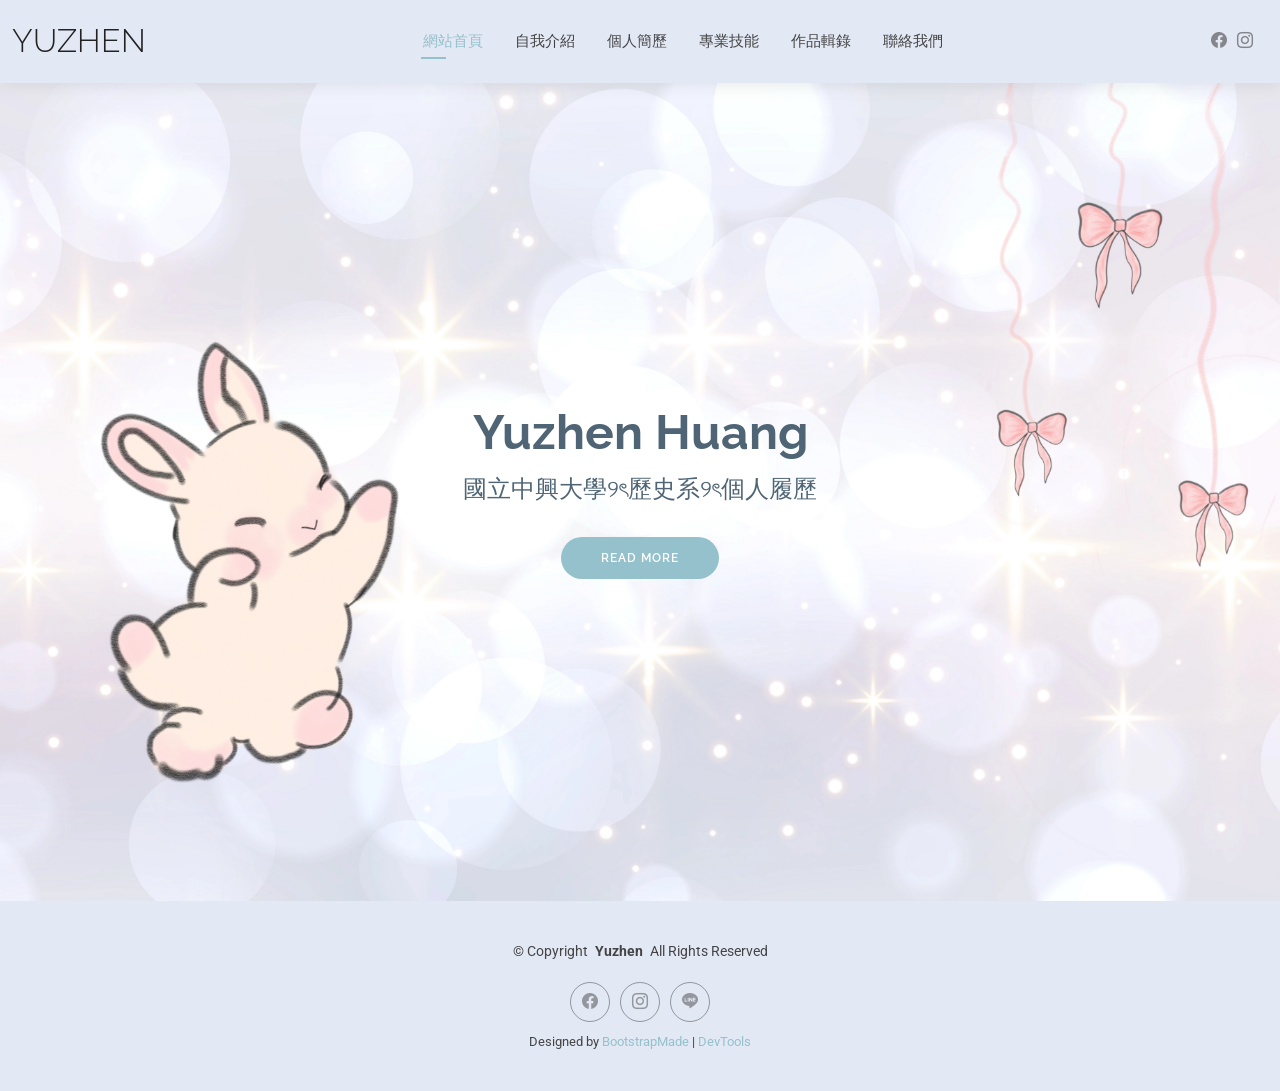
<file: index.html>
<!DOCTYPE html>
<html lang="zh-Hant">

<head>
  <meta charset="utf-8">
  <meta content="width=device-width, initial-scale=1.0" name="viewport">
  <title>Yuzhen的個人網頁</title>
  <meta name="description" content="中興大學|網頁設計">
  <meta name="keywords" content="">

  <!-- Favicons -->
  <link href="assets/img/favicon.png" rel="icon">
  <link href="assets/img/apple-touch-icon.png" rel="apple-touch-icon">

  <!-- Fonts -->
  <link href="https://fonts.googleapis.com" rel="preconnect">
  <link href="https://fonts.gstatic.com" rel="preconnect" crossorigin>
  <link href="https://fonts.googleapis.com/css2?family=Roboto:ital,wght@0,100;0,300;0,400;0,500;0,700;0,900;1,100;1,300;1,400;1,500;1,700;1,900&family=Poppins:ital,wght@0,100;0,200;0,300;0,400;0,500;0,600;0,700;0,800;0,900;1,100;1,200;1,300;1,400;1,500;1,600;1,700;1,800;1,900&family=Raleway:ital,wght@0,100;0,200;0,300;0,400;0,500;0,600;0,700;0,800;0,900;1,100;1,200;1,300;1,400;1,500;1,600;1,700;1,800;1,900&display=swap" rel="stylesheet">

  <!-- Vendor CSS Files -->
  <link href="assets/vendor/bootstrap/css/bootstrap.min.css" rel="stylesheet">
  <link href="assets/vendor/bootstrap-icons/bootstrap-icons.css" rel="stylesheet">
  <link href="assets/vendor/aos/aos.css" rel="stylesheet">
  <link href="assets/vendor/swiper/swiper-bundle.min.css" rel="stylesheet">
  <link href="assets/vendor/glightbox/css/glightbox.min.css" rel="stylesheet">

  <!-- Main CSS File -->
  <link href="assets/css/main.css" rel="stylesheet">

  <!-- =======================================================
  * Template Name: Kelly
  * Template URL: https://bootstrapmade.com/kelly-free-bootstrap-cv-resume-html-template/
  * Updated: Aug 07 2024 with Bootstrap v5.3.3
  * Author: BootstrapMade.com
  * License: https://bootstrapmade.com/license/
  ======================================================== -->
</head>

<body class="index-page">

  <header id="header" class="header d-flex align-items-center light-background sticky-top">
    <div class="container-fluid position-relative d-flex align-items-center justify-content-between">

      <a href="index.html" class="logo d-flex align-items-center me-auto me-xl-0">
        <!-- Uncomment the line below if you also wish to use an image logo -->
        <!-- <img src="assets/img/logo.png" alt=""> -->
        <h1 class="sitename">Yuzhen</h1>
      </a>

      <nav id="navmenu" class="navmenu">
        <ul>
          <li><a href="index.html" class="active">網站首頁</a></li>
          <li><a href="about.html">自我介紹</a></li>
          <li><a href="resume.html">個人簡歷</a></li>
          <li><a href="services.html">專業技能</a></li>
          <li><a href="portfolio.html">作品輯錄</a></li>
          <!--<li class="dropdown"><a href="#"><span>作品集</span> <i class="bi bi-chevron-down toggle-dropdown"></i></a>
            <ul>
              <li><a href="#">歷年成績</a></li>
              <li class="dropdown"><a href="#"><span>活動經歷</span> <i class="bi bi-chevron-down toggle-dropdown"></i></a>
                <ul>
                  <li><a href="#">TEDx學術部</a></li>
                  <li><a href="#">興鮮人學術部</a></li>
                  <li><a href="#">Deep Dropdown 3</a></li>
                  <li><a href="#">Deep Dropdown 4</a></li>
                  <li><a href="#">Deep Dropdown 5</a></li>
                </ul>
              </li>
              <li><a href="#">社團經歷</a></li>
              <li><a href="#">數資學程</a></li>
              <li><a href="#">學習成果</a></li>
            </ul>
          </li>-->
          <li><a href="contact.html">聯絡我們</a></li>
        </ul>
        <i class="mobile-nav-toggle d-xl-none bi bi-list"></i>
      </nav>

      <div class="header-social-links">
        <a href="https://www.facebook.com/" class="facebook" target="_blank"><i class="bi bi-facebook"></i></a>
        <a href="https://www.instagram.com/yuzhen9646/" class="instagram" target="_blank"><i class="bi bi-instagram"></i></a>
      </div>

    </div>
  </header>

  <main class="main">

    <!-- Hero Section -->
    <section id="hero" class="hero section">

      <img src="assets/img/hero-bg.webp" alt="" data-aos="fade-in">

      <div class="container text-center" data-aos="zoom-out" data-aos-delay="100">
        <div class="row justify-content-center">
          <div class="col-lg-8">
            <h2><font style="color: #4f6575;">Yuzhen Huang</font></h2>
            <p>國立中興大學୨ৎ歷史系୨ৎ個人履歷</p>
            <a href="about.html" class="btn-get-started">Read More</a>
          </div>
        </div>
      </div>

    </section><!-- /Hero Section -->

  </main>

  <footer id="footer" class="footer light-background">

    <div class="container">
      <div class="copyright text-center ">
        <p>© <span>Copyright</span> <strong class="px-1 sitename">Yuzhen</strong> <span>All Rights Reserved<br></span></p>
      </div>
      <div class="social-links d-flex justify-content-center">
        <a href="https://www.facebook.com/" target="_blank"><i class="bi bi-facebook"></i></a>
        <a href="https://www.instagram.com/yuzhen9646/" target="_blank"><i class="bi bi-instagram"></i></a>
        <a href="https://line.me/ti/p/z1G8iN5ecR" target="_blank"><i class="bi bi-line"></i></a>
      </div>
      <div class="credits">
        <!-- All the links in the footer should remain intact. -->
        <!-- You can delete the links only if you've purchased the pro version. -->
        <!-- Licensing information: https://bootstrapmade.com/license/ -->
        <!-- Purchase the pro version with working PHP/AJAX contact form: [buy-url] -->
        Designed by <a href="https://bootstrapmade.com/">BootstrapMade</a> | <a href="https://bootstrapmade.com/tools/">DevTools</a>
      </div>
    </div>

  </footer>

  <!-- Scroll Top -->
  <a href="#" id="scroll-top" class="scroll-top d-flex align-items-center justify-content-center"><i class="bi bi-arrow-up-short"></i></a>

  <!-- Preloader -->
  <div id="preloader"></div>

  <!-- Vendor JS Files -->
  <script src="assets/vendor/bootstrap/js/bootstrap.bundle.min.js"></script>
  <script src="assets/vendor/php-email-form/validate.js"></script>
  <script src="assets/vendor/aos/aos.js"></script>
  <script src="assets/vendor/waypoints/noframework.waypoints.js"></script>
  <script src="assets/vendor/purecounter/purecounter_vanilla.js"></script>
  <script src="assets/vendor/swiper/swiper-bundle.min.js"></script>
  <script src="assets/vendor/glightbox/js/glightbox.min.js"></script>
  <script src="assets/vendor/imagesloaded/imagesloaded.pkgd.min.js"></script>
  <script src="assets/vendor/isotope-layout/isotope.pkgd.min.js"></script>

  <!-- Main JS File -->
  <script src="assets/js/main.js"></script>

</body>

</html>
</file>
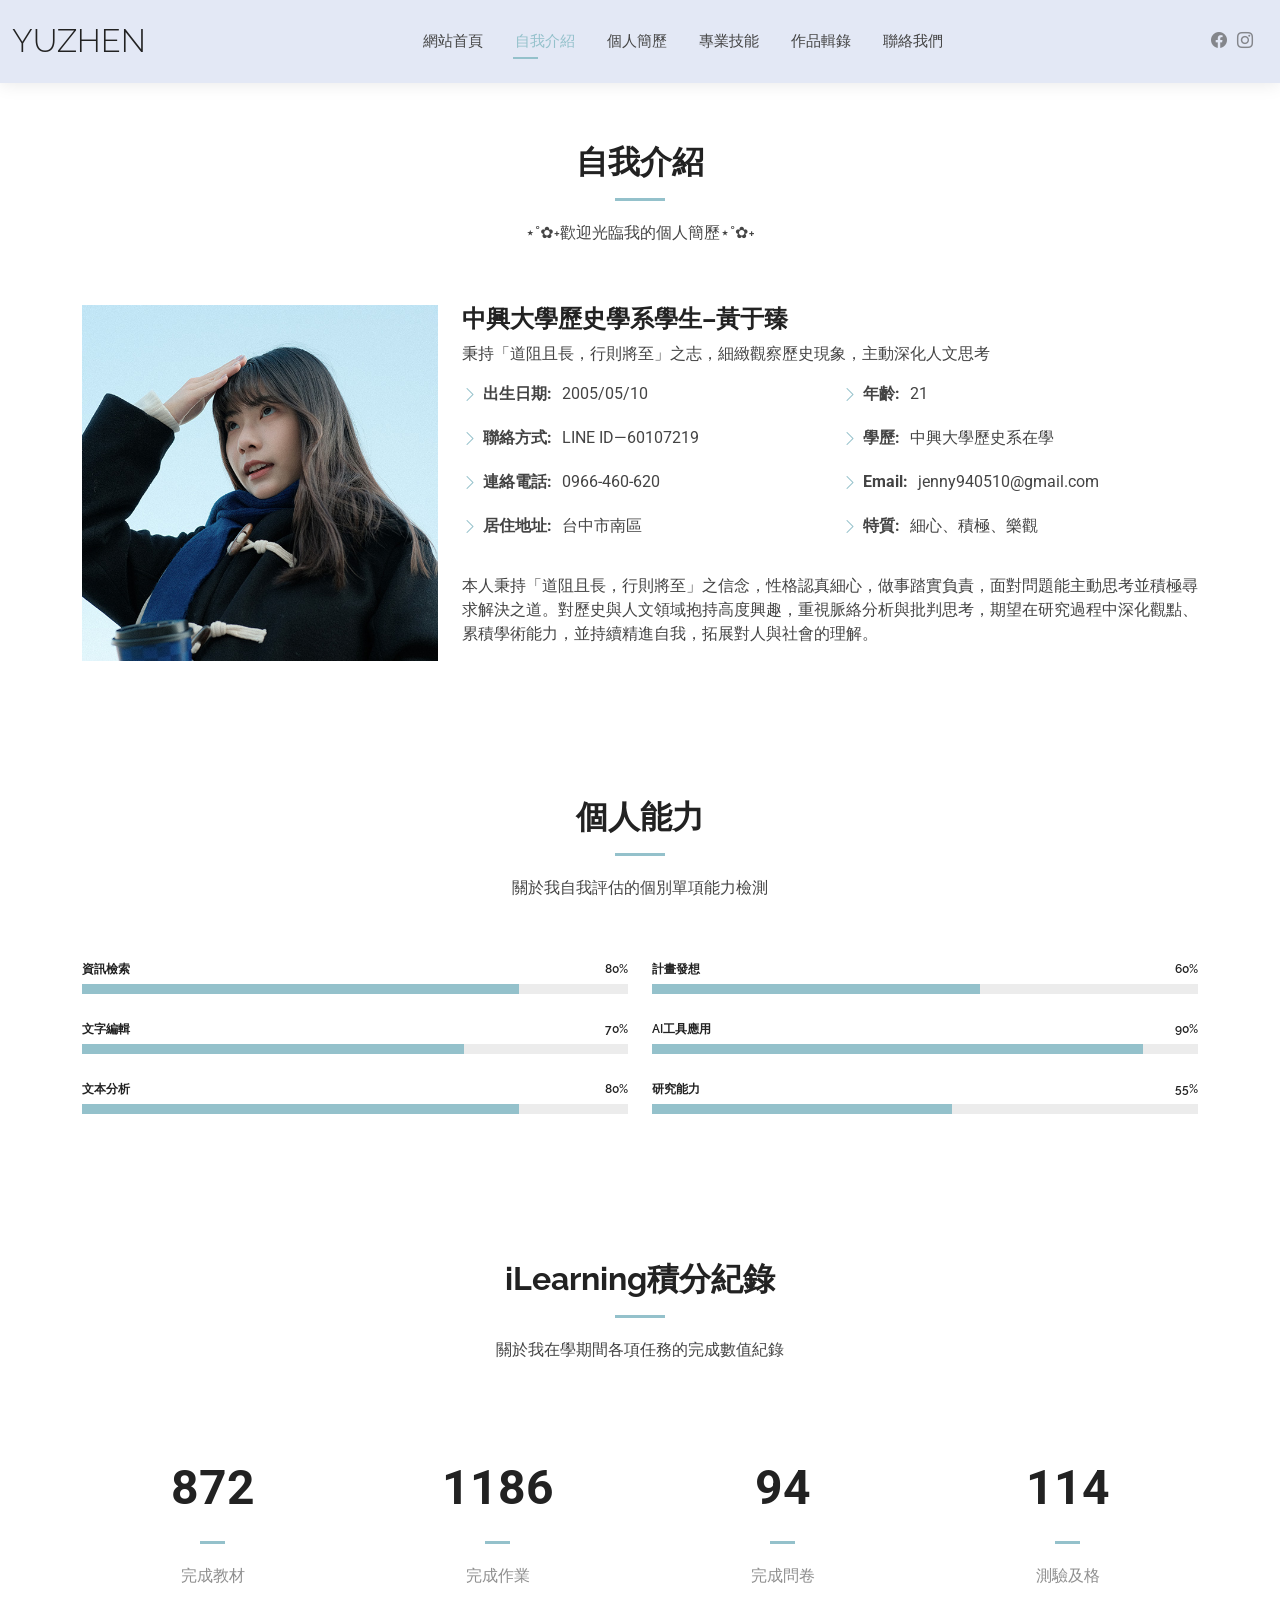
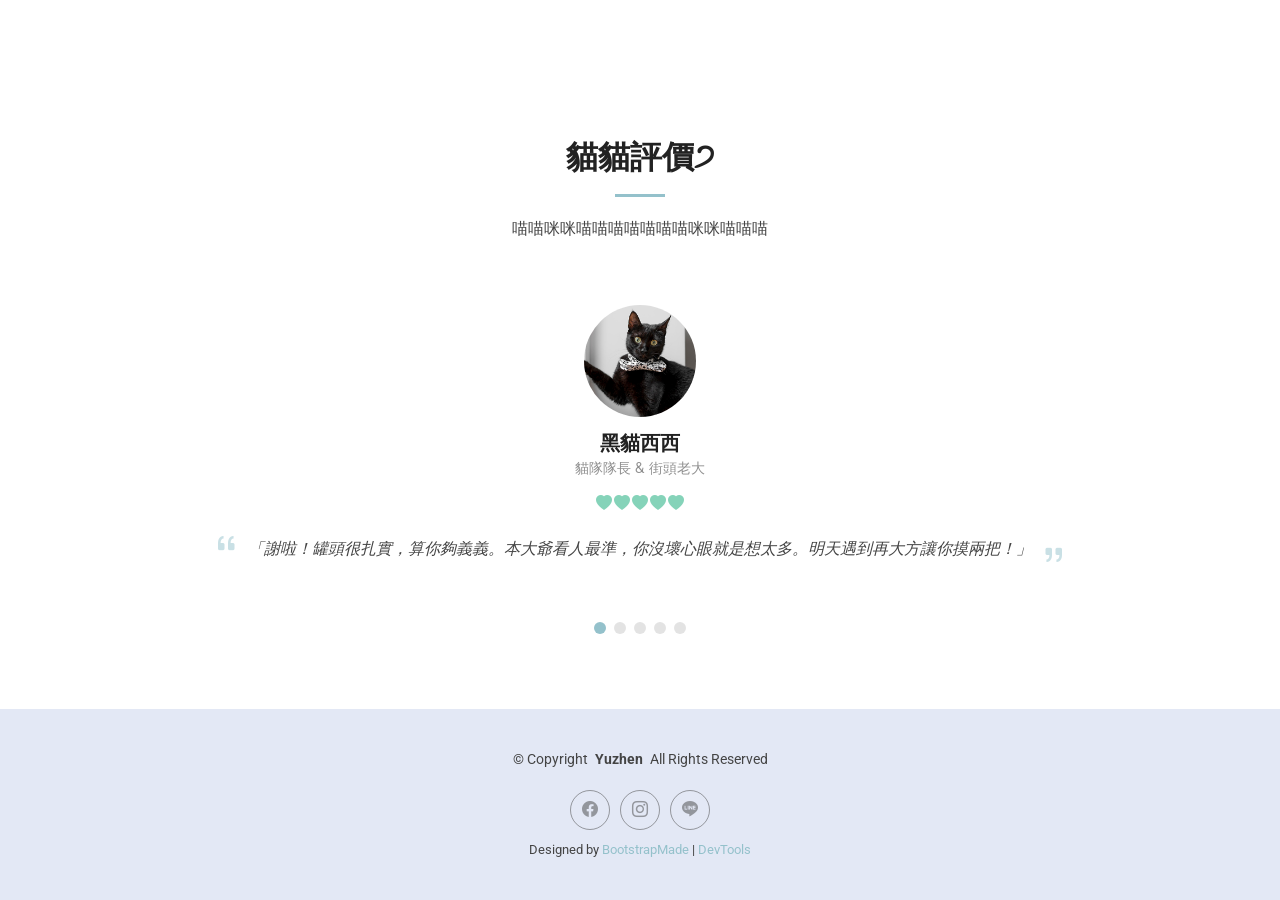
<file: about.html>
<!DOCTYPE html>
<html lang="en">

<head>
  <meta charset="utf-8">
  <meta content="width=device-width, initial-scale=1.0" name="viewport">
  <title>Yuzhen的個人網頁</title>
  <meta name="description" content="中興大學|網頁設計">
  <meta name="keywords" content="">

  <!-- Favicons -->
  <link href="assets/img/favicon.png" rel="icon">
  <link href="assets/img/apple-touch-icon.png" rel="apple-touch-icon">

  <!-- Fonts -->
  <link href="https://fonts.googleapis.com" rel="preconnect">
  <link href="https://fonts.gstatic.com" rel="preconnect" crossorigin>
  <link href="https://fonts.googleapis.com/css2?family=Roboto:ital,wght@0,100;0,300;0,400;0,500;0,700;0,900;1,100;1,300;1,400;1,500;1,700;1,900&family=Poppins:ital,wght@0,100;0,200;0,300;0,400;0,500;0,600;0,700;0,800;0,900;1,100;1,200;1,300;1,400;1,500;1,600;1,700;1,800;1,900&family=Raleway:ital,wght@0,100;0,200;0,300;0,400;0,500;0,600;0,700;0,800;0,900;1,100;1,200;1,300;1,400;1,500;1,600;1,700;1,800;1,900&display=swap" rel="stylesheet">

  <!-- Vendor CSS Files -->
  <link href="assets/vendor/bootstrap/css/bootstrap.min.css" rel="stylesheet">
  <link href="assets/vendor/bootstrap-icons/bootstrap-icons.css" rel="stylesheet">
  <link href="assets/vendor/aos/aos.css" rel="stylesheet">
  <link href="assets/vendor/swiper/swiper-bundle.min.css" rel="stylesheet">
  <link href="assets/vendor/glightbox/css/glightbox.min.css" rel="stylesheet">

  <!-- Main CSS File -->
  <link href="assets/css/main.css" rel="stylesheet">

  <!-- =======================================================
  * Template Name: Kelly
  * Template URL: https://bootstrapmade.com/kelly-free-bootstrap-cv-resume-html-template/
  * Updated: Aug 07 2024 with Bootstrap v5.3.3
  * Author: BootstrapMade.com
  * License: https://bootstrapmade.com/license/
  ======================================================== -->
</head>


<body class="about-page">

  <header id="header" class="header d-flex align-items-center light-background sticky-top">
    <div class="container-fluid position-relative d-flex align-items-center justify-content-between">

      <a href="index.html" class="logo d-flex align-items-center me-auto me-xl-0">
        <!-- Uncomment the line below if you also wish to use an image logo -->
        <!-- <img src="assets/img/logo.png" alt=""> -->
        <h1 class="sitename">Yuzhen</h1>
      </a>

      <nav id="navmenu" class="navmenu">
        <ul>
          <li><a href="index.html">網站首頁</a></li>
          <li><a href="about.html" class="active">自我介紹</a></li>
          <li><a href="resume.html">個人簡歷</a></li>
          <li><a href="services.html">專業技能</a></li>
          <li><a href="portfolio.html">作品輯錄</a></li>
          <!--<li class="dropdown"><a href="#"><span>作品集</span> <i class="bi bi-chevron-down toggle-dropdown"></i></a>
            <ul>
              <li><a href="#">歷年成績</a></li>
              <li class="dropdown"><a href="#"><span>活動經歷</span> <i class="bi bi-chevron-down toggle-dropdown"></i></a>
                <ul>
                  <li><a href="#">TEDx學術部</a></li>
                  <li><a href="#">興鮮人學術部</a></li>
                  <li><a href="#">Deep Dropdown 3</a></li>
                  <li><a href="#">Deep Dropdown 4</a></li>
                  <li><a href="#">Deep Dropdown 5</a></li>
                </ul>
              </li>
              <li><a href="#">社團經歷</a></li>
              <li><a href="#">數資學程</a></li>
              <li><a href="#">學習成果</a></li>
            </ul>
          </li>-->
          <li><a href="contact.html">聯絡我們</a></li>
        </ul>
        <i class="mobile-nav-toggle d-xl-none bi bi-list"></i>
      </nav>

      <div class="header-social-links">
        <a href="https://www.facebook.com/" class="facebook" target="_blank"><i class="bi bi-facebook"></i></a>
        <a href="#" class="instagram"><i class="bi bi-instagram"></i></a>
      </div>

    </div>
  </header>

  <main class="main">

    <!-- About Section -->
    <section id="about" class="about section">

      <!-- Section Title -->
      <div class="container section-title" data-aos="fade-up">
        <h2>自我介紹</h2>
        <p>⋆˚✿˖歡迎光臨我的個人簡歷⋆˚✿˖</p>
      </div><!-- End Section Title -->

      <div class="container" data-aos="fade-up" data-aos-delay="100">

        <div class="row gy-4 justify-content-center">
          <div class="col-lg-4">
            <img src="assets/img/profile-img.jpg" class="img-fluid" alt="">
          </div>
          <div class="col-lg-8 content">
            <h2>中興大學歷史學系學生–黃于臻</h2>
            <p class="normal">
              秉持「道阻且長，行則將至」之志，細緻觀察歷史現象，主動深化人文思考
            </p>
            <div class="row">
              <div class="col-lg-6">
                <ul>
                  <li><i class="bi bi-chevron-right"></i> <strong>出生日期:</strong> <span>2005/05/10</span></li>
                  <li><i class="bi bi-chevron-right"></i> <strong>聯絡方式:</strong> <span>LINE ID—60107219</span></li>
                  <li><i class="bi bi-chevron-right"></i> <strong>連絡電話:</strong> <span>0966-460-620</span></li>
                  <li><i class="bi bi-chevron-right"></i> <strong>居住地址:</strong> <span>台中市南區</span></li>
                </ul>
              </div>
              <div class="col-lg-6">
                <ul>
                  <li><i class="bi bi-chevron-right"></i> <strong>年齡:</strong> <span>21</span></li>
                  <li><i class="bi bi-chevron-right"></i> <strong>學歷:</strong> <span>中興大學歷史系在學</span></li>
                  <li><i class="bi bi-chevron-right"></i> <strong>Email:</strong> <span>jenny940510@gmail.com</span></li>
                  <li><i class="bi bi-chevron-right"></i> <strong>特質:</strong> <span>細心、積極、樂觀</span></li>
                </ul>
              </div>
            </div>
            <p class="py-3">
              本人秉持「道阻且長，行則將至」之信念，性格認真細心，做事踏實負責，面對問題能主動思考並積極尋求解決之道。對歷史與人文領域抱持高度興趣，重視脈絡分析與批判思考，期望在研究過程中深化觀點、累積學術能力，並持續精進自我，拓展對人與社會的理解。
            </p>
          </div>
        </div>

      </div>

    </section><!-- /About Section -->

    <!-- Skills Section -->
    <section id="skills" class="skills section">

      <!-- Section Title -->
      <div class="container section-title" data-aos="fade-up">
        <h2>個人能力</h2>
        <p>關於我自我評估的個別單項能力檢測</p>
      </div><!-- End Section Title -->

      <div class="container" data-aos="fade-up" data-aos-delay="100">

        <div class="row skills-content skills-animation">

          <div class="col-lg-6">

            <div class="progress">
              <span class="skill"><span>資訊檢索</span> <i class="val">80%</i></span>
              <div class="progress-bar-wrap">
                <div class="progress-bar" role="progressbar" aria-valuenow="80" aria-valuemin="0" aria-valuemax="100"></div>
              </div>
            </div><!-- End Skills Item -->

            <div class="progress">
              <span class="skill"><span>文字編輯</span> <i class="val">70%</i></span>
              <div class="progress-bar-wrap">
                <div class="progress-bar" role="progressbar" aria-valuenow="70" aria-valuemin="0" aria-valuemax="100"></div>
              </div>
            </div><!-- End Skills Item -->

            <div class="progress">
              <span class="skill"><span>文本分析</span> <i class="val">80%</i></span>
              <div class="progress-bar-wrap">
                <div class="progress-bar" role="progressbar" aria-valuenow="80" aria-valuemin="0" aria-valuemax="100"></div>
              </div>
            </div><!-- End Skills Item -->

          </div>

          <div class="col-lg-6">

            <div class="progress">
              <span class="skill"><span>計畫發想</span> <i class="val">60%</i></span>
              <div class="progress-bar-wrap">
                <div class="progress-bar" role="progressbar" aria-valuenow="60" aria-valuemin="0" aria-valuemax="100"></div>
              </div>
            </div><!-- End Skills Item -->

            <div class="progress">
              <span class="skill"><span>AI工具應用</span> <i class="val">90%</i></span>
              <div class="progress-bar-wrap">
                <div class="progress-bar" role="progressbar" aria-valuenow="90" aria-valuemin="0" aria-valuemax="100"></div>
              </div>
            </div><!-- End Skills Item -->

            <div class="progress">
              <span class="skill"><span>研究能力</span> <i class="val">55%</i></span>
              <div class="progress-bar-wrap">
                <div class="progress-bar" role="progressbar" aria-valuenow="55" aria-valuemin="0" aria-valuemax="100"></div>
              </div>
            </div><!-- End Skills Item -->

          </div>

        </div>

      </div>

    </section><!-- /Skills Section -->

    <!-- Stats Section -->
    <section id="stats" class="stats section">

      <!-- Section Title -->
      <div class="container section-title" data-aos="fade-up">
        <h2>iLearning積分紀錄</h2>
        關於我在學期間各項任務的完成數值紀錄</p>
      </div><!-- End Section Title -->

      <div class="container" data-aos="fade-up" data-aos-delay="100">

        <div class="row gy-4">

          <div class="col-lg-3 col-md-6">
            <div class="stats-item text-center w-100 h-100">
              <span data-purecounter-start="0" data-purecounter-end="1780" data-purecounter-duration="1" class="purecounter"></span>
              <p>完成教材</p>
            </div>
          </div><!-- End Stats Item -->

          <div class="col-lg-3 col-md-6">
            <div class="stats-item text-center w-100 h-100">
              <span data-purecounter-start="0" data-purecounter-end="2420" data-purecounter-duration="1" class="purecounter"></span>
              <p>完成作業</p>
            </div>
          </div><!-- End Stats Item -->

          <div class="col-lg-3 col-md-6">
            <div class="stats-item text-center w-100 h-100">
              <span data-purecounter-start="0" data-purecounter-end="200" data-purecounter-duration="1" class="purecounter"></span>
              <p>完成問卷</p>
            </div>
          </div><!-- End Stats Item -->

          <div class="col-lg-3 col-md-6">
            <div class="stats-item text-center w-100 h-100">
              <span data-purecounter-start="0" data-purecounter-end="260" data-purecounter-duration="1" class="purecounter"></span>
              <p>測驗及格</p>
            </div>
          </div><!-- End Stats Item -->

        </div>

      </div>

    </section><!-- /Stats Section -->

    <!-- Testimonials Section -->
    <section id="testimonials" class="testimonials section">

      <!-- Section Title -->
      <div class="container section-title" data-aos="fade-up">
        <h2>貓貓評價੭</h2>
        <p>喵喵咪咪喵喵喵喵喵喵喵咪咪喵喵喵</p>
      </div><!-- End Section Title -->

      <div class="container" data-aos="fade-up" data-aos-delay="100">

        <div class="swiper init-swiper">
          <script type="application/json" class="swiper-config">
            {
              "loop": true,
              "speed": 600,
              "autoplay": {
                "delay": 5000
              },
              "slidesPerView": "auto",
              "pagination": {
                "el": ".swiper-pagination",
                "type": "bullets",
                "clickable": true
              }
            }
          </script>
          <div class="swiper-wrapper">

            <div class="swiper-slide">
              <div class="testimonial-item">
                <img src="assets/img/testimonials/testimonials-1.jpg" class="testimonial-img" alt="">
                <h3>黑貓西西</h3>
                <h4>貓隊隊長 &amp; 街頭老大</h4>
                <div class="stars">
                  <i class="bi bi-heart-fill"></i><i class="bi bi-heart-fill"></i><i class="bi bi-heart-fill"></i><i class="bi bi-heart-fill"></i><i class="bi bi-heart-fill"></i>
                </div>
                <p>
                  <i class="bi bi-quote quote-icon-left"></i>
                  <span>「謝啦！罐頭很扎實，算你夠義義。本大爺看人最準，你沒壞心眼就是想太多。明天遇到再大方讓你摸兩把！」</span>
                  <i class="bi bi-quote quote-icon-right"></i>
                </p>
              </div>
            </div><!-- End testimonial item -->

            <div class="swiper-slide">
              <div class="testimonial-item">
                <img src="assets/img/testimonials/testimonials-2.jpg" class="testimonial-img" alt="">
                <h3>橘貓呆呆</h3>
                <h4>伙食團團長</h4>
                <div class="stars">
                  <i class="bi bi-heart-fill"></i><i class="bi bi-heart-fill"></i><i class="bi bi-heart-fill"></i><i class="bi bi-heart-fill"></i><i class="bi bi-heart-fill"></i>
                </div>
                <p>
                  <i class="bi bi-quote quote-icon-left"></i>
                  <span>「天啊！你手裡那袋肉泥是人間美味，你就是會走路的自助餐！看在乾乾加量的份上，明天幫我打包肉丸子嗎？」</span>
                  <i class="bi bi-quote quote-icon-right"></i>
                </p>
              </div>
            </div><!-- End testimonial item -->

            <div class="swiper-slide">
              <div class="testimonial-item">
                <img src="assets/img/testimonials/testimonials-3.jpg" class="testimonial-img" alt="">
                <h3>黑貓無無</h3>
                <h4>睡覺擔當</h4>
                <div class="stars">
                  <i class="bi bi-heart-fill"></i><i class="bi bi-heart-fill"></i><i class="bi bi-heart-fill"></i><i class="bi bi-heart-fill"></i><i class="bi bi-heart-fill"></i>
                </div>
                <p>
                  <i class="bi bi-quote quote-icon-left"></i>
                  <span>「啊……又是你。懶得站了，翻個身算打招呼。挺喜歡你陪我吹風的，生活那麼忙不累嗎？快過來一起趴著睡吧。」</span>
                  <i class="bi bi-quote quote-icon-right"></i>
                </p>
              </div>
            </div><!-- End testimonial item -->

            <div class="swiper-slide">
              <div class="testimonial-item">
                <img src="assets/img/testimonials/testimonials-4.jpg" class="testimonial-img" alt="">
                <h3>金貓桂桂</h3>
                <h4>康樂股長</h4>
                <div class="stars">
                  <i class="bi bi-heart-fill"></i><i class="bi bi-heart-fill"></i><i class="bi bi-heart-fill"></i><i class="bi bi-heart-fill"></i><i class="bi bi-heart-fill"></i>
                </div>
                <p>
                  <i class="bi bi-quote quote-icon-left"></i>
                  <span>「最喜歡你了！一聽到你腳步聲，尾巴就豎得高高的。每天能蹭著你的褲管撒嬌，我就是全世界最幸福的貓咪！」</span>
                  <i class="bi bi-quote quote-icon-right"></i>
                </p>
              </div>
            </div><!-- End testimonial item -->

            <div class="swiper-slide">
              <div class="testimonial-item">
                <img src="assets/img/testimonials/testimonials-5.jpg" class="testimonial-img" alt="">
                <h3>花貓三三</h3>
                <h4>門面擔當</h4>
                <div class="stars">
                  <i class="bi bi-heart-fill"></i><i class="bi bi-heart-fill"></i><i class="bi bi-heart-fill"></i><i class="bi bi-heart-fill"></i><i class="bi bi-heart-fill"></i>
                </div>
                <p>
                  <i class="bi bi-quote quote-icon-left"></i>
                  <span>「哼，本公主賞臉吃罐頭是你的榮幸，別妄想直視我美麗的毛髮！……喂，手停幹嘛？本公主沒准你走，再摸五分鐘！」</span>
                  <i class="bi bi-quote quote-icon-right"></i>
                </p>
              </div>
            </div><!-- End testimonial item -->

          </div>
          <div class="swiper-pagination"></div>
        </div>

      </div>

    </section><!-- /Testimonials Section -->

  </main>

  <footer id="footer" class="footer light-background">

    <div class="container">
      <div class="copyright text-center ">
        <p>© <span>Copyright</span> <strong class="px-1 sitename">Yuzhen</strong> <span>All Rights Reserved<br></span></p>
      </div>
      <div class="social-links d-flex justify-content-center">
        <a href="https://www.facebook.com/" target="_blank"><i class="bi bi-facebook"></i></a>
        <a href=""><i class="bi bi-instagram"></i></a>
        <a href=""><i class="bi bi-line"></i></a>
      </div>
      <div class="credits">
        <!-- All the links in the footer should remain intact. -->
        <!-- You can delete the links only if you've purchased the pro version. -->
        <!-- Licensing information: https://bootstrapmade.com/license/ -->
        <!-- Purchase the pro version with working PHP/AJAX contact form: [buy-url] -->
        Designed by <a href="https://bootstrapmade.com/">BootstrapMade</a> | <a href="https://bootstrapmade.com/tools/">DevTools</a>
      </div>
    </div>

  </footer>

  <!-- Scroll Top -->
  <a href="#" id="scroll-top" class="scroll-top d-flex align-items-center justify-content-center"><i class="bi bi-arrow-up-short"></i></a>

  <!-- Preloader -->
  <div id="preloader"></div>

  <!-- Vendor JS Files -->
  <script src="assets/vendor/bootstrap/js/bootstrap.bundle.min.js"></script>
  <script src="assets/vendor/php-email-form/validate.js"></script>
  <script src="assets/vendor/aos/aos.js"></script>
  <script src="assets/vendor/waypoints/noframework.waypoints.js"></script>
  <script src="assets/vendor/purecounter/purecounter_vanilla.js"></script>
  <script src="assets/vendor/swiper/swiper-bundle.min.js"></script>
  <script src="assets/vendor/glightbox/js/glightbox.min.js"></script>
  <script src="assets/vendor/imagesloaded/imagesloaded.pkgd.min.js"></script>
  <script src="assets/vendor/isotope-layout/isotope.pkgd.min.js"></script>

  <!-- Main JS File -->
  <script src="assets/js/main.js"></script>

</body>

</html>
</file>
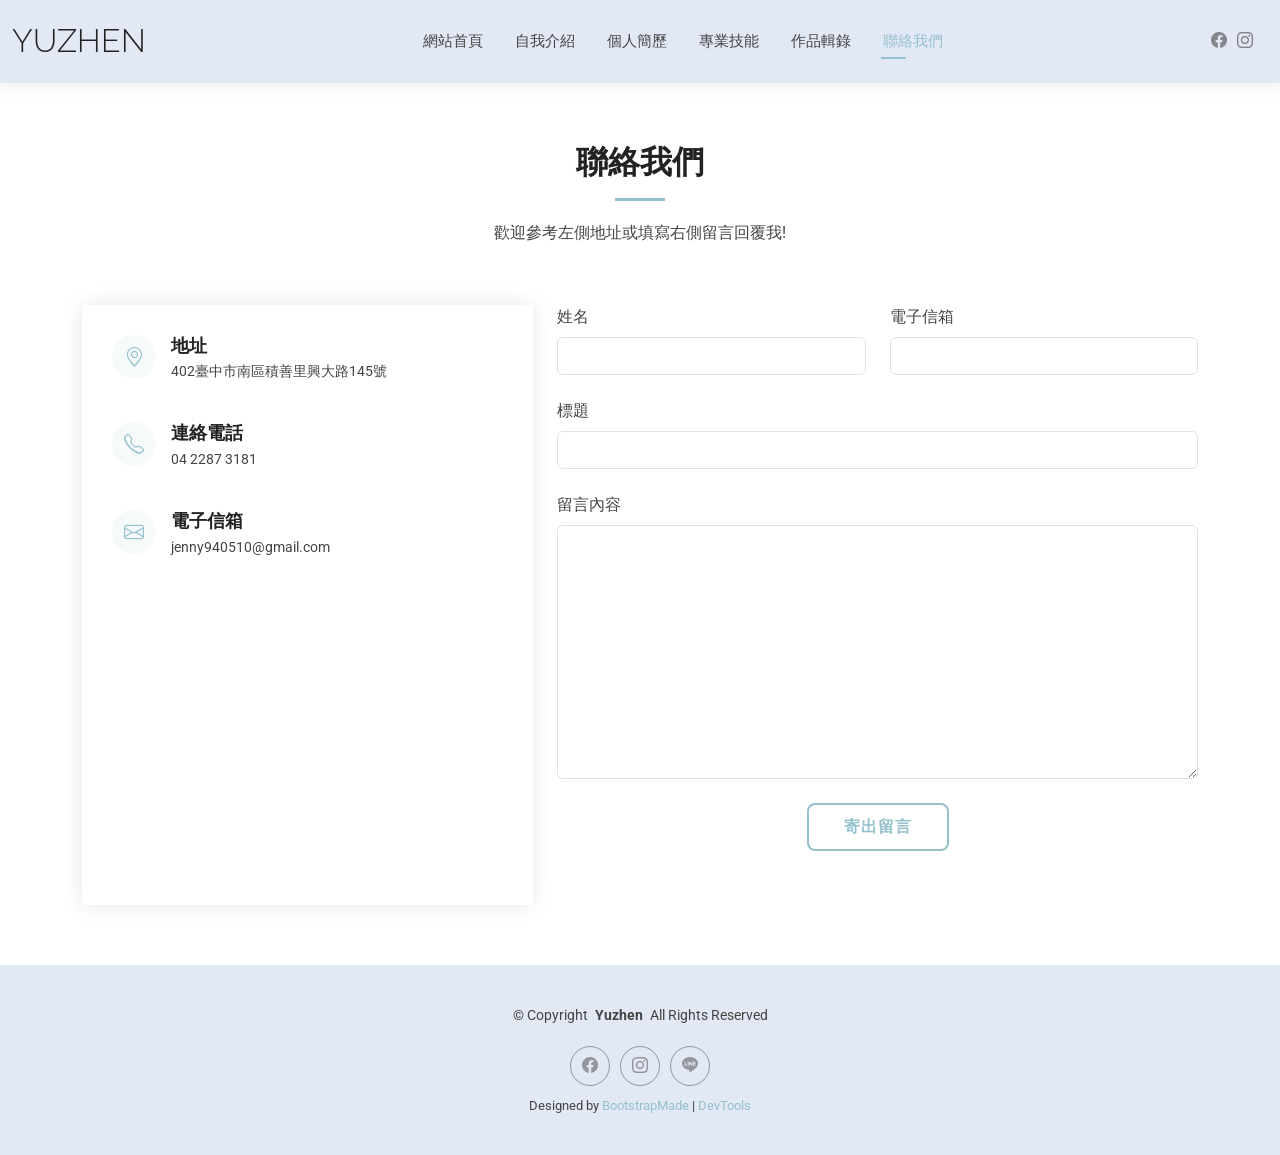
<file: contact.html>
<!DOCTYPE html>
<html lang="en">

<head>
  <meta charset="utf-8">
  <meta content="width=device-width, initial-scale=1.0" name="viewport">
  <title>Yuzhen的個人網頁</title>
  <meta name="description" content="中興大學|網頁設計">
  <meta name="keywords" content="">

  <!-- Favicons -->
  <link href="assets/img/favicon.png" rel="icon">
  <link href="assets/img/apple-touch-icon.png" rel="apple-touch-icon">

  <!-- Fonts -->
  <link href="https://fonts.googleapis.com" rel="preconnect">
  <link href="https://fonts.gstatic.com" rel="preconnect" crossorigin>
  <link href="https://fonts.googleapis.com/css2?family=Roboto:ital,wght@0,100;0,300;0,400;0,500;0,700;0,900;1,100;1,300;1,400;1,500;1,700;1,900&family=Poppins:ital,wght@0,100;0,200;0,300;0,400;0,500;0,600;0,700;0,800;0,900;1,100;1,200;1,300;1,400;1,500;1,600;1,700;1,800;1,900&family=Raleway:ital,wght@0,100;0,200;0,300;0,400;0,500;0,600;0,700;0,800;0,900;1,100;1,200;1,300;1,400;1,500;1,600;1,700;1,800;1,900&display=swap" rel="stylesheet">

  <!-- Vendor CSS Files -->
  <link href="assets/vendor/bootstrap/css/bootstrap.min.css" rel="stylesheet">
  <link href="assets/vendor/bootstrap-icons/bootstrap-icons.css" rel="stylesheet">
  <link href="assets/vendor/aos/aos.css" rel="stylesheet">
  <link href="assets/vendor/swiper/swiper-bundle.min.css" rel="stylesheet">
  <link href="assets/vendor/glightbox/css/glightbox.min.css" rel="stylesheet">

  <!-- Main CSS File -->
  <link href="assets/css/main.css" rel="stylesheet">

  <!-- =======================================================
  * Template Name: Kelly
  * Template URL: https://bootstrapmade.com/kelly-free-bootstrap-cv-resume-html-template/
  * Updated: Aug 07 2024 with Bootstrap v5.3.3
  * Author: BootstrapMade.com
  * License: https://bootstrapmade.com/license/
  ======================================================== -->
</head>

<body class="contact-page">

  <header id="header" class="header d-flex align-items-center light-background sticky-top">
    <div class="container-fluid position-relative d-flex align-items-center justify-content-between">

      <a href="index.html" class="logo d-flex align-items-center me-auto me-xl-0">
        <!-- Uncomment the line below if you also wish to use an image logo -->
        <!-- <img src="assets/img/logo.png" alt=""> -->
        <h1 class="sitename">Yuzhen</h1>
      </a>

      <nav id="navmenu" class="navmenu">
        <ul>
          <li><a href="index.html">網站首頁</a></li>
          <li><a href="about.html">自我介紹</a></li>
          <li><a href="resume.html">個人簡歷</a></li>
          <li><a href="services.html">專業技能</a></li>
          <li><a href="portfolio.html">作品輯錄</a></li>
          <!--<li class="dropdown"><a href="#"><span>作品集</span> <i class="bi bi-chevron-down toggle-dropdown"></i></a>
            <ul>
              <li><a href="#">歷年成績</a></li>
              <li class="dropdown"><a href="#"><span>活動經歷</span> <i class="bi bi-chevron-down toggle-dropdown"></i></a>
                <ul>
                  <li><a href="#">TEDx學術部</a></li>
                  <li><a href="#">興鮮人學術部</a></li>
                  <li><a href="#">Deep Dropdown 3</a></li>
                  <li><a href="#">Deep Dropdown 4</a></li>
                  <li><a href="#">Deep Dropdown 5</a></li>
                </ul>
              </li>
              <li><a href="#">社團經歷</a></li>
              <li><a href="#">數資學程</a></li>
              <li><a href="#">學習成果</a></li>
            </ul>
          </li>-->
          <li><a href="contact.html"  class="active">聯絡我們</a></li>
        </ul>
        <i class="mobile-nav-toggle d-xl-none bi bi-list"></i>
      </nav>

      <div class="header-social-links">
        <a href="https://www.facebook.com/" class="facebook" target="_blank"><i class="bi bi-facebook"></i></a>
        <a href="#" class="instagram"><i class="bi bi-instagram"></i></a>
      </div>

    </div>
  </header>

  <main class="main">

    <!-- Contact Section -->
    <section id="contact" class="contact section">

      <!-- Section Title -->
      <div class="container section-title" data-aos="fade-up">
        <h2>聯絡我們</h2>
        <p>歡迎參考左側地址或填寫右側留言回覆我!</p>
      </div><!-- End Section Title -->

      <div class="container" data-aos="fade-up" data-aos-delay="100">

        <div class="row gy-4">

          <div class="col-lg-5">

            <div class="info-wrap">
              <div class="info-item d-flex" data-aos="fade-up" data-aos-delay="200">
                <i class="bi bi-geo-alt flex-shrink-0"></i>
                <div>
                  <h3>地址</h3>
                  <p>402臺中市南區積善里興大路145號</p>
                </div>
              </div><!-- End Info Item -->

              <div class="info-item d-flex" data-aos="fade-up" data-aos-delay="300">
                <i class="bi bi-telephone flex-shrink-0"></i>
                <div>
                  <h3>連絡電話</h3>
                  <p>04 2287 3181</p>
                </div>
              </div><!-- End Info Item -->

              <div class="info-item d-flex" data-aos="fade-up" data-aos-delay="400">
                <i class="bi bi-envelope flex-shrink-0"></i>
                <div>
                  <h3>電子信箱</h3>
                  <p>jenny940510@gmail.com</p>
                </div>
              </div><!-- End Info Item -->

              <iframe src="https://www.google.com/maps/embed?pb=!1m18!1m12!1m3!1d3641.3723931447726!2d120.6727510760308!3d24.123556874347017!2m3!1f0!2f0!3f0!3m2!1i1024!2i768!4f13.1!3m3!1m2!1s0x34693cfcecffe9d9%3A0xe28afadc0dad203a!2z5ZyL56uL5Lit6IiI5aSn5a24!5e0!3m2!1szh-TW!2stw!4v1779871629666!5m2!1szh-TW!2stw" frameborder="0" style="border:0; width: 100%; height: 270px;" allowfullscreen="" loading="lazy" referrerpolicy="no-referrer-when-downgrade"></iframe>
            </div>
          </div>

          <div class="col-lg-7">
            <form id="google-contact-form" action="https://script.google.com/macros/s/AKfycbzO1fMMyCZSQ8fD8hRZozmK0uZ4oVMWsshvrRyaJZa4RU3OlwA-BJLMTVGCLR32vEMt/exec" method="post" data-aos="fade-up" data-aos-delay="200">
              <div class="row gy-4">

                <div class="col-md-6">
                  <label for="name-field" class="pb-2">姓名</label>
                  <input type="text" name="name" id="name-field" class="form-control" required="">
                </div>

                <div class="col-md-6">
                  <label for="email-field" class="pb-2">電子信箱</label>
                  <input type="email" class="form-control" name="email" id="email-field" required="">
                </div>

                <div class="col-md-12">
                  <label for="subject-field" class="pb-2">標題</label>
                  <input type="text" class="form-control" name="subject" id="subject-field" required="">
                </div>

                <div class="col-md-12">
                  <label for="message-field" class="pb-2">留言內容</label>
                  <textarea class="form-control" name="message" rows="10" id="message-field" required=""></textarea>
                </div>

                <div class="col-md-12 text-center">
  <!-- 加上 style="display: none;" 讓初始狀態隱藏 -->
  <div class="loading" style="display: none;">發送中</div>
  <div class="error-message" style="display: none;"></div>
 <div class="sent-message" style="display: none; background: #e3e8f5 !important; color: #526173 !important; border: 1px solid #e3e8f5 !important; padding: 15px !important; border-radius: 8px !important; font-weight: bold !important; margin-bottom: 15px !important; box-shadow: 0 2px 4px rgba(0,0,0,0.05) !important;">✓ 您的留言已寄出，謝謝您的回覆!</div>

  <button type="submit" style="background: transparent !important; color: #94c1cb !important; border: 2px solid #94c1cb !important; padding: 10px 35px !important; border-radius: 8px !important; font-size: 16px !important; font-weight: bold !important; letter-spacing: 1px !important; cursor: pointer;">寄出留言</button>

</div>


              </div>
            </form>
          </div><!-- End Contact Form -->

        </div>

      </div>

    </section><!-- /Contact Section -->

  </main>

  <footer id="footer" class="footer light-background">

    <div class="container">
      <div class="copyright text-center ">
        <p>© <span>Copyright</span> <strong class="px-1 sitename">Yuzhen</strong> <span>All Rights Reserved<br></span></p>
      </div>
      <div class="social-links d-flex justify-content-center">
        <a href="https://www.facebook.com/" target="_blank"><i class="bi bi-facebook"></i></a>
        <a href=""><i class="bi bi-instagram"></i></a>
        <a href=""><i class="bi bi-line"></i></a>
      </div>
      <div class="credits">
        <!-- All the links in the footer should remain intact. -->
        <!-- You can delete the links only if you've purchased the pro version. -->
        <!-- Licensing information: https://bootstrapmade.com/license/ -->
        <!-- Purchase the pro version with working PHP/AJAX contact form: [buy-url] -->
        Designed by <a href="https://bootstrapmade.com/">BootstrapMade</a> | <a href="https://bootstrapmade.com/tools/">DevTools</a>
      </div>
    </div>

  </footer>

  <!-- Scroll Top -->
  <a href="#" id="scroll-top" class="scroll-top d-flex align-items-center justify-content-center"><i class="bi bi-arrow-up-short"></i></a>

  <!-- Preloader -->
  <div id="preloader"></div>

  <!-- Vendor JS Files -->
  <script src="assets/vendor/bootstrap/js/bootstrap.bundle.min.js"></script>
  <script src="assets/vendor/php-email-form/validate.js"></script>
  <script src="assets/vendor/aos/aos.js"></script>
  <script src="assets/vendor/waypoints/noframework.waypoints.js"></script>
  <script src="assets/vendor/purecounter/purecounter_vanilla.js"></script>
  <script src="assets/vendor/swiper/swiper-bundle.min.js"></script>
  <script src="assets/vendor/glightbox/js/glightbox.min.js"></script>
  <script src="assets/vendor/imagesloaded/imagesloaded.pkgd.min.js"></script>
  <script src="assets/vendor/isotope-layout/isotope.pkgd.min.js"></script>

  <!-- Main JS File -->
  <script src="assets/js/main.js"></script>
<script>
  document.getElementById('google-contact-form').addEventListener('submit', function(e) {
    e.preventDefault(); // 阻止網頁跳轉
    
    var form = this;
    var loading = form.querySelector('.loading');
    var errorMessage = form.querySelector('.error-message');
    var sentMessage = form.querySelector('.sent-message');
    
    // 顯示 Loading，隱藏其他提示
    loading.style.display = 'block';
    errorMessage.style.display = 'none';
    sentMessage.style.display = 'none';
    
    // 封裝表單資料
    var formData = new FormData(form);
    var searchParams = new URLSearchParams();
    for (var pair of formData) {
        searchParams.append(pair[0], pair[1]);
    }
    
    // 用 fetch 發送 POST 請求到 Google GAS
    fetch(form.action, {
        method: 'POST',
        body: searchParams,
        headers: {
            'Content-Type': 'application/x-www-form-urlencoded'
        }
    })
    .then(response => response.text())
    .then(data => {
        loading.style.display = 'none';
        if (data === 'success') {
            sentMessage.style.display = 'block'; // 顯示成功畫面
            form.reset(); // 清空表單
        } else {
            errorMessage.textContent = '傳送失敗，請稍後再試。錯誤原因：' + data;
            errorMessage.style.display = 'block';
        }
    })
    .catch(error => {
        loading.style.display = 'none';
        errorMessage.textContent = '連線錯誤：' + error;
        errorMessage.style.display = 'block';
    });
  });
</script>

</body>

</html>
</file>
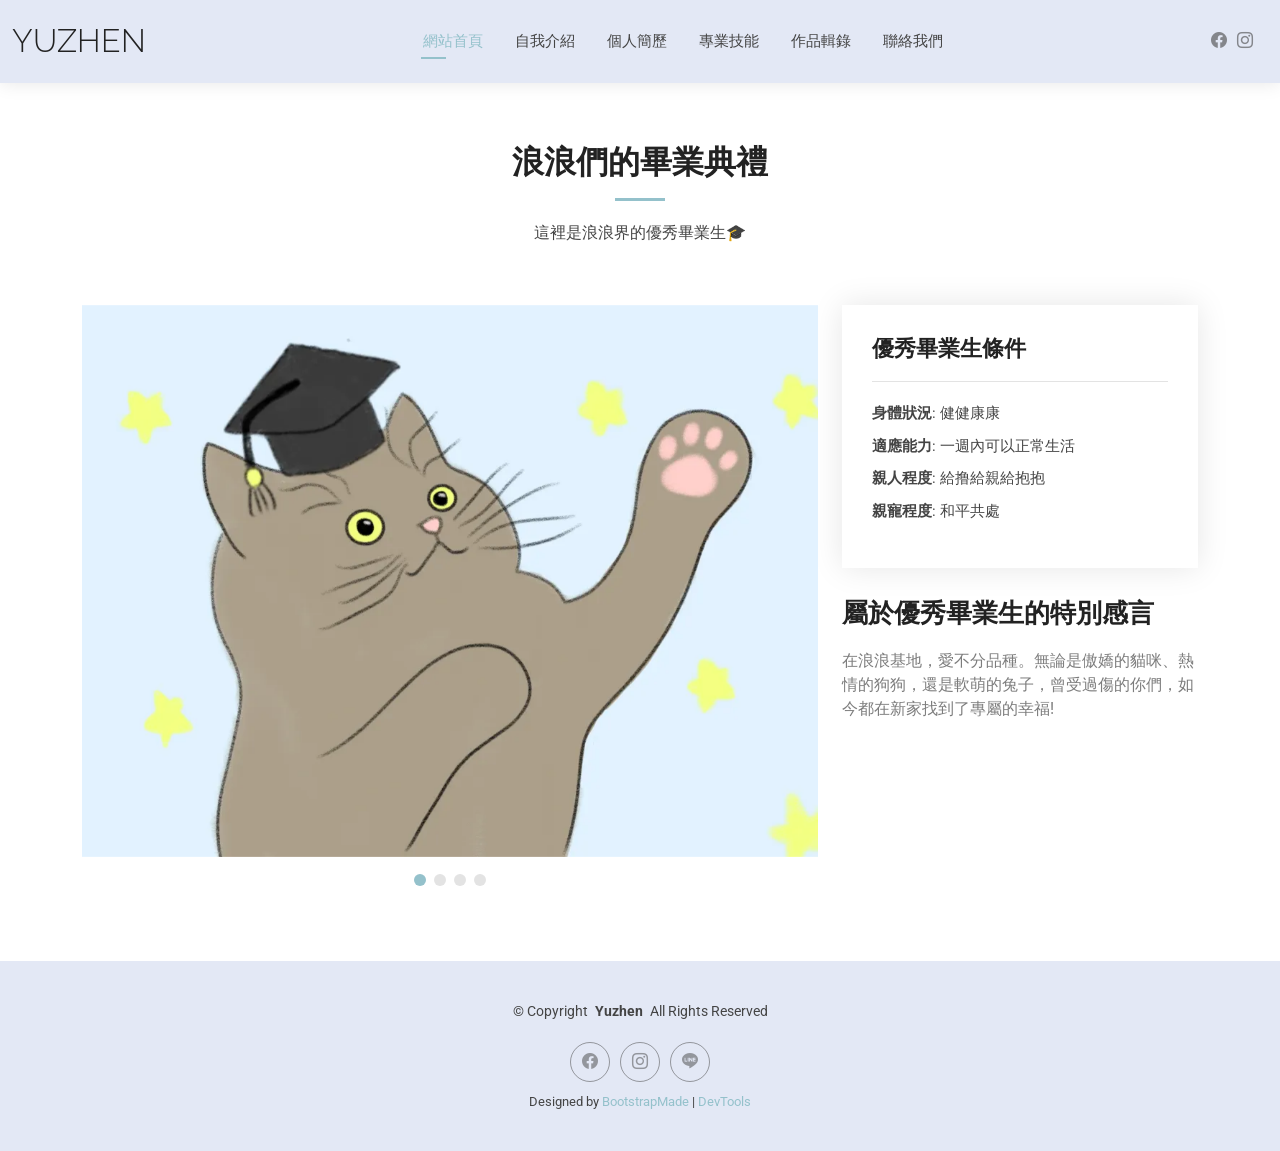
<file: portfolio-details.html>
<!DOCTYPE html>
<html lang="en">

<head>
  <meta charset="utf-8">
  <meta content="width=device-width, initial-scale=1.0" name="viewport">
  <title>Yuzhen的個人網頁</title>
  <meta name="description" content="中興大學|網頁設計">
  <meta name="keywords" content="">

  <!-- Favicons -->
  <link href="assets/img/favicon.png" rel="icon">
  <link href="assets/img/apple-touch-icon.png" rel="apple-touch-icon">

  <!-- Fonts -->
  <link href="https://fonts.googleapis.com" rel="preconnect">
  <link href="https://fonts.gstatic.com" rel="preconnect" crossorigin>
  <link href="https://fonts.googleapis.com/css2?family=Roboto:ital,wght@0,100;0,300;0,400;0,500;0,700;0,900;1,100;1,300;1,400;1,500;1,700;1,900&family=Poppins:ital,wght@0,100;0,200;0,300;0,400;0,500;0,600;0,700;0,800;0,900;1,100;1,200;1,300;1,400;1,500;1,600;1,700;1,800;1,900&family=Raleway:ital,wght@0,100;0,200;0,300;0,400;0,500;0,600;0,700;0,800;0,900;1,100;1,200;1,300;1,400;1,500;1,600;1,700;1,800;1,900&display=swap" rel="stylesheet">

  <!-- Vendor CSS Files -->
  <link href="assets/vendor/bootstrap/css/bootstrap.min.css" rel="stylesheet">
  <link href="assets/vendor/bootstrap-icons/bootstrap-icons.css" rel="stylesheet">
  <link href="assets/vendor/aos/aos.css" rel="stylesheet">
  <link href="assets/vendor/swiper/swiper-bundle.min.css" rel="stylesheet">
  <link href="assets/vendor/glightbox/css/glightbox.min.css" rel="stylesheet">

  <!-- Main CSS File -->
  <link href="assets/css/main.css" rel="stylesheet">

  <!-- =======================================================
  * Template Name: Kelly
  * Template URL: https://bootstrapmade.com/kelly-free-bootstrap-cv-resume-html-template/
  * Updated: Aug 07 2024 with Bootstrap v5.3.3
  * Author: BootstrapMade.com
  * License: https://bootstrapmade.com/license/
  ======================================================== -->
</head>

<body class="portfolio-details-page">

  <header id="header" class="header d-flex align-items-center light-background sticky-top">
    <div class="container-fluid position-relative d-flex align-items-center justify-content-between">

      <a href="index.html" class="logo d-flex align-items-center me-auto me-xl-0">
        <!-- Uncomment the line below if you also wish to use an image logo -->
        <!-- <img src="assets/img/logo.png" alt=""> -->
        <h1 class="sitename">Yuzhen</h1>
      </a>

      <nav id="navmenu" class="navmenu">
        <ul>
          <li><a href="index.html" class="active">網站首頁</a></li>
          <li><a href="about.html">自我介紹</a></li>
          <li><a href="resume.html">個人簡歷</a></li>
          <li><a href="services.html">專業技能</a></li>
          <li><a href="portfolio.html">作品輯錄</a></li>
          <!--<li class="dropdown"><a href="#"><span>作品集</span> <i class="bi bi-chevron-down toggle-dropdown"></i></a>
            <ul>
              <li><a href="#">歷年成績</a></li>
              <li class="dropdown"><a href="#"><span>活動經歷</span> <i class="bi bi-chevron-down toggle-dropdown"></i></a>
                <ul>
                  <li><a href="#">TEDx學術部</a></li>
                  <li><a href="#">興鮮人學術部</a></li>
                  <li><a href="#">Deep Dropdown 3</a></li>
                  <li><a href="#">Deep Dropdown 4</a></li>
                  <li><a href="#">Deep Dropdown 5</a></li>
                </ul>
              </li>
              <li><a href="#">社團經歷</a></li>
              <li><a href="#">數資學程</a></li>
              <li><a href="#">學習成果</a></li>
            </ul>
          </li>-->
          <li><a href="contact.html">聯絡我們</a></li>
        </ul>
        <i class="mobile-nav-toggle d-xl-none bi bi-list"></i>
      </nav>

      <div class="header-social-links">
        <a href="https://www.facebook.com/" class="facebook" target="_blank"><i class="bi bi-facebook"></i></a>
        <a href="#" class="instagram"><i class="bi bi-instagram"></i></a>
      </div>

    </div>
  </header>

  <main class="main">

    <!-- Portfolio Details Section -->
    <section id="portfolio-details" class="portfolio-details section">

      <!-- Section Title -->
      <div class="container section-title" data-aos="fade-up">
        <h2>浪浪們的畢業典禮</h2>
        <p>這裡是浪浪界的優秀畢業生🎓</p>
      </div><!-- End Section Title -->

      <div class="container" data-aos="fade-up" data-aos-delay="100">

        <div class="row gy-4">

          <div class="col-lg-8">
            <div class="portfolio-details-slider swiper init-swiper">

              <script type="application/json" class="swiper-config">
                {
                  "loop": true,
                  "speed": 600,
                  "autoplay": {
                    "delay": 5000
                  },
                  "slidesPerView": "auto",
                  "pagination": {
                    "el": ".swiper-pagination",
                    "type": "bullets",
                    "clickable": true
                  }
                }
              </script>

              <div class="swiper-wrapper align-items-center">

                <div class="swiper-slide">
                  <img src="assets/img/portfolio/app-1.webp" alt="">
                </div>

                <div class="swiper-slide">
                  <img src="assets/img/portfolio/product-1.webp" alt="">
                </div>

                <div class="swiper-slide">
                  <img src="assets/img/portfolio/branding-1.webp" alt="">
                </div>

                <div class="swiper-slide">
                  <img src="assets/img/portfolio/books-1.webp" alt="">
                </div>

              </div>
              <div class="swiper-pagination"></div>
            </div>
          </div>

          <div class="col-lg-4">
            <div class="portfolio-info" data-aos="fade-up" data-aos-delay="200">
              <h3>優秀畢業生條件</h3>
              <ul>
                <li><strong>身體狀況</strong>: 健健康康</li>
                <li><strong>適應能力</strong>: 一週內可以正常生活</li>
                <li><strong>親人程度</strong>: 給撸給親給抱抱</li>
                <li><strong>親寵程度</strong>: 和平共處</li>
              </ul>
            </div>
            <div class="portfolio-description" data-aos="fade-up" data-aos-delay="300">
              <h2>屬於優秀畢業生的特別感言</h2>
              <p>
                在浪浪基地，愛不分品種。無論是傲嬌的貓咪、熱情的狗狗，還是軟萌的兔子，曾受過傷的你們，如今都在新家找到了專屬的幸福!
              </p>
            </div>
          </div>

        </div>

      </div>

    </section><!-- /Portfolio Details Section -->

  </main>

  <footer id="footer" class="footer light-background">

    <div class="container">
      <div class="copyright text-center ">
        <p>© <span>Copyright</span> <strong class="px-1 sitename">Yuzhen</strong> <span>All Rights Reserved<br></span></p>
      </div>
      <div class="social-links d-flex justify-content-center">
        <a href="https://www.facebook.com/" target="_blank"><i class="bi bi-facebook"></i></a>
        <a href=""><i class="bi bi-instagram"></i></a>
        <a href=""><i class="bi bi-line"></i></a>
      </div>
      <div class="credits">
        <!-- All the links in the footer should remain intact. -->
        <!-- You can delete the links only if you've purchased the pro version. -->
        <!-- Licensing information: https://bootstrapmade.com/license/ -->
        <!-- Purchase the pro version with working PHP/AJAX contact form: [buy-url] -->
        Designed by <a href="https://bootstrapmade.com/">BootstrapMade</a> | <a href="https://bootstrapmade.com/tools/">DevTools</a>
      </div>
    </div>

  </footer>

  <!-- Scroll Top -->
  <a href="#" id="scroll-top" class="scroll-top d-flex align-items-center justify-content-center"><i class="bi bi-arrow-up-short"></i></a>

  <!-- Preloader -->
  <div id="preloader"></div>

  <!-- Vendor JS Files -->
  <script src="assets/vendor/bootstrap/js/bootstrap.bundle.min.js"></script>
  <script src="assets/vendor/php-email-form/validate.js"></script>
  <script src="assets/vendor/aos/aos.js"></script>
  <script src="assets/vendor/waypoints/noframework.waypoints.js"></script>
  <script src="assets/vendor/purecounter/purecounter_vanilla.js"></script>
  <script src="assets/vendor/swiper/swiper-bundle.min.js"></script>
  <script src="assets/vendor/glightbox/js/glightbox.min.js"></script>
  <script src="assets/vendor/imagesloaded/imagesloaded.pkgd.min.js"></script>
  <script src="assets/vendor/isotope-layout/isotope.pkgd.min.js"></script>

  <!-- Main JS File -->
  <script src="assets/js/main.js"></script>

</body>

</html>
</file>
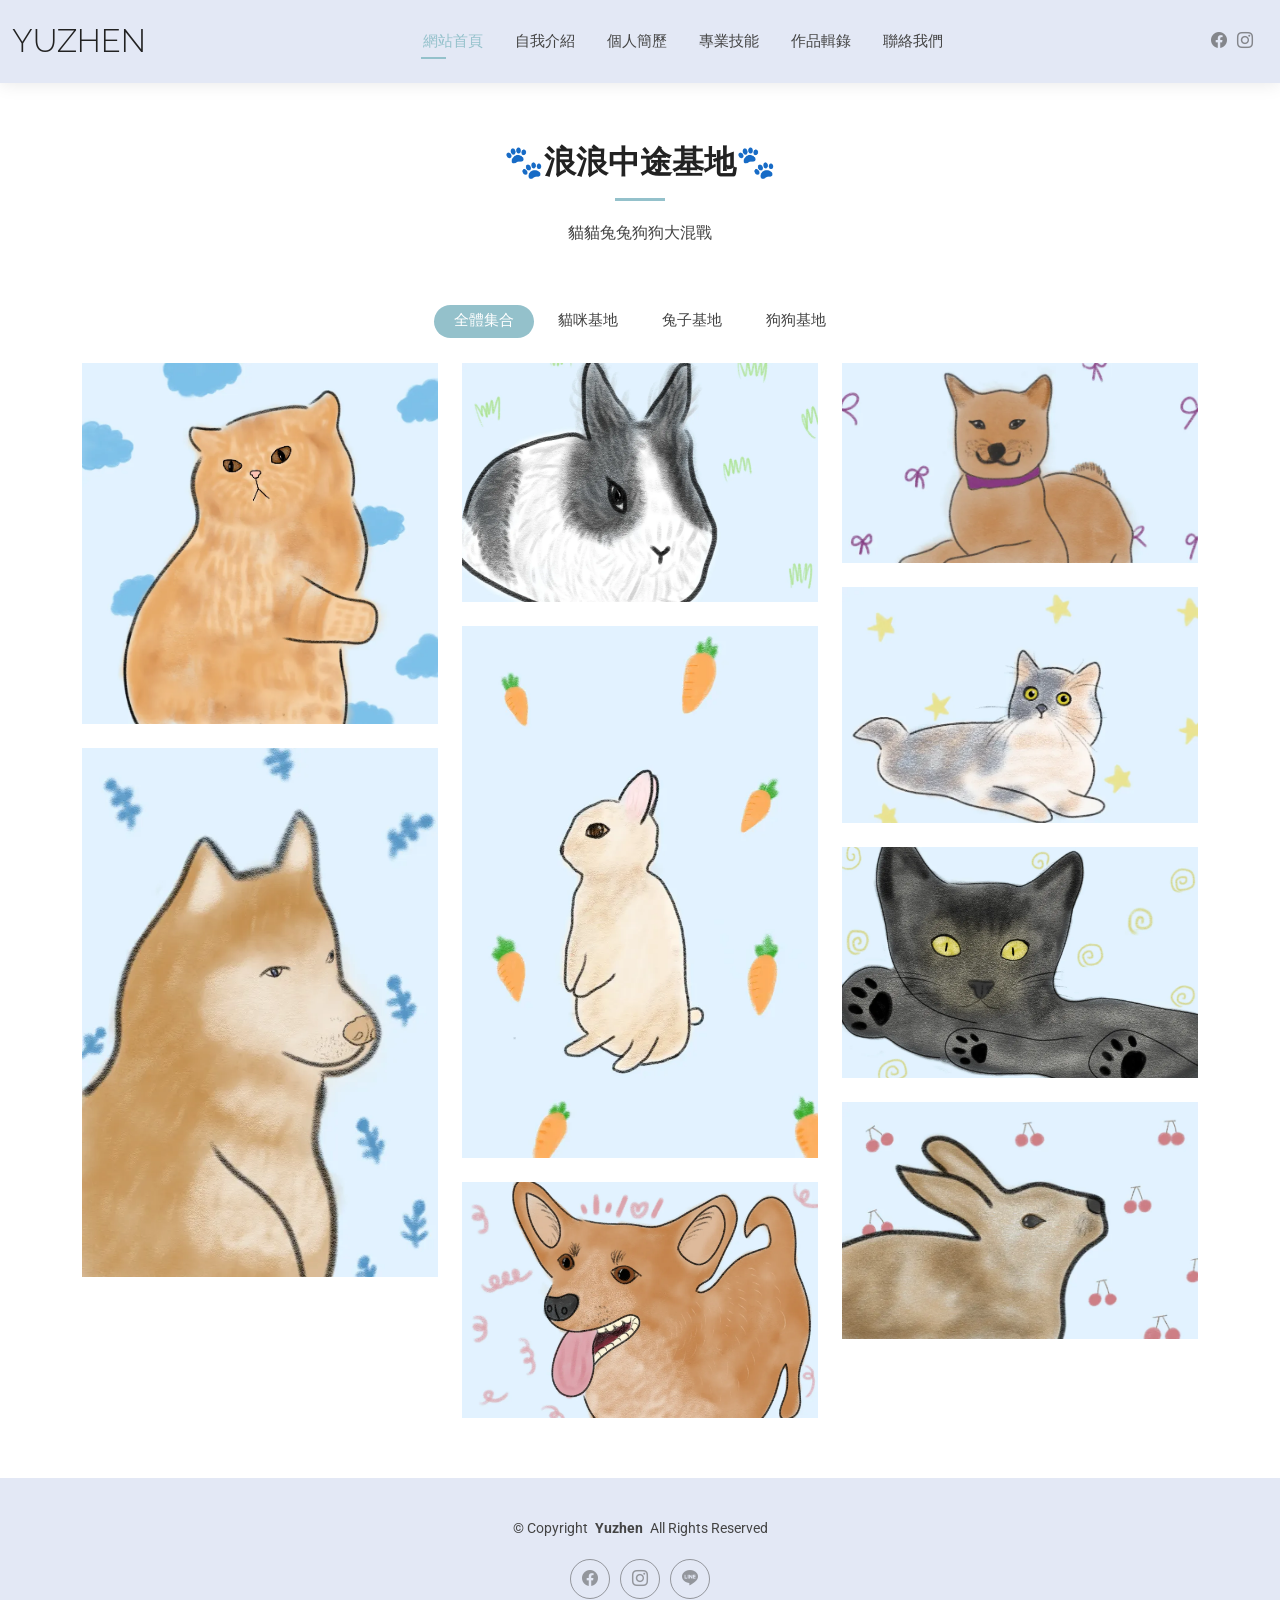
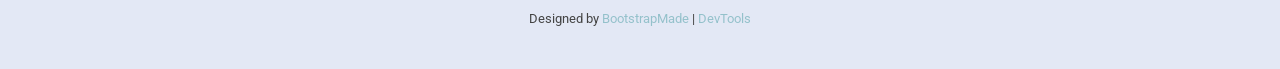
<file: portfolio.html>
<!DOCTYPE html>
<html lang="en">

<head>
  <meta charset="utf-8">
  <meta content="width=device-width, initial-scale=1.0" name="viewport">
  <title>Yuzhen的個人網頁</title>
  <meta name="description" content="中興大學|網頁設計">
  <meta name="keywords" content="">

  <!-- Favicons -->
  <link href="assets/img/favicon.png" rel="icon">
  <link href="assets/img/apple-touch-icon.png" rel="apple-touch-icon">

  <!-- Fonts -->
  <link href="https://fonts.googleapis.com" rel="preconnect">
  <link href="https://fonts.gstatic.com" rel="preconnect" crossorigin>
  <link href="https://fonts.googleapis.com/css2?family=Roboto:ital,wght@0,100;0,300;0,400;0,500;0,700;0,900;1,100;1,300;1,400;1,500;1,700;1,900&family=Poppins:ital,wght@0,100;0,200;0,300;0,400;0,500;0,600;0,700;0,800;0,900;1,100;1,200;1,300;1,400;1,500;1,600;1,700;1,800;1,900&family=Raleway:ital,wght@0,100;0,200;0,300;0,400;0,500;0,600;0,700;0,800;0,900;1,100;1,200;1,300;1,400;1,500;1,600;1,700;1,800;1,900&display=swap" rel="stylesheet">

  <!-- Vendor CSS Files -->
  <link href="assets/vendor/bootstrap/css/bootstrap.min.css" rel="stylesheet">
  <link href="assets/vendor/bootstrap-icons/bootstrap-icons.css" rel="stylesheet">
  <link href="assets/vendor/aos/aos.css" rel="stylesheet">
  <link href="assets/vendor/swiper/swiper-bundle.min.css" rel="stylesheet">
  <link href="assets/vendor/glightbox/css/glightbox.min.css" rel="stylesheet">

  <!-- Main CSS File -->
  <link href="assets/css/main.css" rel="stylesheet">

  <!-- =======================================================
  * Template Name: Kelly
  * Template URL: https://bootstrapmade.com/kelly-free-bootstrap-cv-resume-html-template/
  * Updated: Aug 07 2024 with Bootstrap v5.3.3
  * Author: BootstrapMade.com
  * License: https://bootstrapmade.com/license/
  ======================================================== -->
</head>

<body class="portfolio-page">

  <header id="header" class="header d-flex align-items-center light-background sticky-top">
    <div class="container-fluid position-relative d-flex align-items-center justify-content-between">

      <a href="index.html" class="logo d-flex align-items-center me-auto me-xl-0">
        <!-- Uncomment the line below if you also wish to use an image logo -->
        <!-- <img src="assets/img/logo.png" alt=""> -->
        <h1 class="sitename">Yuzhen</h1>
      </a>

      <nav id="navmenu" class="navmenu">
        <ul>
          <li><a href="index.html" class="active">網站首頁</a></li>
          <li><a href="about.html">自我介紹</a></li>
          <li><a href="resume.html">個人簡歷</a></li>
          <li><a href="services.html">專業技能</a></li>
          <li><a href="portfolio.html">作品輯錄</a></li>
          <!--<li class="dropdown"><a href="#"><span>作品集</span> <i class="bi bi-chevron-down toggle-dropdown"></i></a>
            <ul>
              <li><a href="#">歷年成績</a></li>
              <li class="dropdown"><a href="#"><span>活動經歷</span> <i class="bi bi-chevron-down toggle-dropdown"></i></a>
                <ul>
                  <li><a href="#">TEDx學術部</a></li>
                  <li><a href="#">興鮮人學術部</a></li>
                  <li><a href="#">Deep Dropdown 3</a></li>
                  <li><a href="#">Deep Dropdown 4</a></li>
                  <li><a href="#">Deep Dropdown 5</a></li>
                </ul>
              </li>
              <li><a href="#">社團經歷</a></li>
              <li><a href="#">數資學程</a></li>
              <li><a href="#">學習成果</a></li>
            </ul>
          </li>-->
          <li><a href="contact.html">聯絡我們</a></li>
        </ul>
        <i class="mobile-nav-toggle d-xl-none bi bi-list"></i>
      </nav>

      <div class="header-social-links">
        <a href="https://www.facebook.com/" class="facebook" target="_blank"><i class="bi bi-facebook"></i></a>
        <a href="#" class="instagram"><i class="bi bi-instagram"></i></a>
      </div>

    </div>
  </header>

  <main class="main">

    <!-- Portfolio Section -->
    <section id="portfolio" class="portfolio section">

      <!-- Section Title -->
      <div class="container section-title" data-aos="fade-up">
        <h2>🐾浪浪中途基地🐾</h2>
        <p>貓貓兔兔狗狗大混戰</p>
      </div><!-- End Section Title -->

      <div class="container">

        <div class="isotope-layout" data-default-filter="*" data-layout="masonry" data-sort="original-order">

          <ul class="portfolio-filters isotope-filters" data-aos="fade-up" data-aos-delay="100">
            <li data-filter="*" class="filter-active">全體集合</li>
            <li data-filter=".filter-cat">貓咪基地</li>
            <li data-filter=".filter-rabbit">兔子基地</li>
            <li data-filter=".filter-dog">狗狗基地</li>
          </ul><!-- End Portfolio Filters -->

          <div class="row gy-4 isotope-container" data-aos="fade-up" data-aos-delay="200">

            <div class="col-lg-4 col-md-6 portfolio-item isotope-item filter-cat">
              <img src="assets/img/masonry-portfolio/masonry-portfolio-1.webp" class="img-fluid" alt="">
              <div class="portfolio-info">
                <h4>歪歪</h4>
                <p>不喜歡被摸，極度討厭小人類</p>
                <a href="assets/img/masonry-portfolio/masonry-portfolio-1.webp" title="歪歪" data-gallery="portfolio-gallery-app" class="glightbox preview-link"><i class="bi bi-zoom-in"></i></a>
                <a href="portfolio-details.html" title="More Details" class="details-link"><i class="bi bi-link-45deg"></i></a>
              </div>
            </div><!-- End Portfolio Item -->

            <div class="col-lg-4 col-md-6 portfolio-item isotope-item filter-rabbit">
              <img src="assets/img/masonry-portfolio/masonry-portfolio-2 .webp" class="img-fluid" alt="">
              <div class="portfolio-info">
                <h4>拗拗</h4>
                <p>兔子界的老大，街頭霸主</p>
                <a href="assets/img/masonry-portfolio/masonry-portfolio-2 .webp" title="拗拗" data-gallery="portfolio-gallery-product" class="glightbox preview-link"><i class="bi bi-zoom-in"></i></a>
                <a href="portfolio-details.html" title="More Details" class="details-link"><i class="bi bi-link-45deg"></i></a>
              </div>
            </div><!-- End Portfolio Item -->

            <div class="col-lg-4 col-md-6 portfolio-item isotope-item filter-dog">
              <img src="assets/img/masonry-portfolio/masonry-portfolio-3.webp" class="img-fluid" alt="">
              <div class="portfolio-info">
                <h4>空空</h4>
                <p>傻樂派，整天腦袋空空</p>
                <a href="assets/img/masonry-portfolio/masonry-portfolio-3.webp" title="空空" data-gallery="portfolio-gallery-branding" class="glightbox preview-link"><i class="bi bi-zoom-in"></i></a>
                <a href="portfolio-details.html" title="More Details" class="details-link"><i class="bi bi-link-45deg"></i></a>
              </div>
            </div><!-- End Portfolio Item -->

            <div class="col-lg-4 col-md-6 portfolio-item isotope-item filter-cat">
              <img src="assets/img/masonry-portfolio/masonry-portfolio-4 .webp" class="img-fluid" alt="">
              <div class="portfolio-info">
                <h4>栗栗</h4>
                <p>世界上最美的貓，但很傲嬌</p>
                <a href="assets/img/masonry-portfolio/masonry-portfolio-4 .webp" title="栗栗" data-gallery="portfolio-gallery-app" class="glightbox preview-link"><i class="bi bi-zoom-in"></i></a>
                <a href="portfolio-details.html" title="More Details" class="details-link"><i class="bi bi-link-45deg"></i></a>
              </div>
            </div><!-- End Portfolio Item -->

            <div class="col-lg-4 col-md-6 portfolio-item isotope-item filter-rabbit">
              <img src="assets/img/masonry-portfolio/masonry-portfolio-5 .webp" class="img-fluid" alt="">
              <div class="portfolio-info">
                <h4>禿嚕</h4>
                <p>沒事就喜歡站立，喜歡怪人</p>
                <a href="assets/img/masonry-portfolio/masonry-portfolio-5 .webp" title="禿嚕" data-gallery="portfolio-gallery-product" class="glightbox preview-link"><i class="bi bi-zoom-in"></i></a>
                <a href="portfolio-details.html" title="More Details" class="details-link"><i class="bi bi-link-45deg"></i></a>
              </div>
            </div><!-- End Portfolio Item -->

            <div class="col-lg-4 col-md-6 portfolio-item isotope-item filter-dog">
              <img src="assets/img/masonry-portfolio/masonry-portfolio-6 .webp" class="img-fluid" alt="">
              <div class="portfolio-info">
                <h4>幽幽</h4>
                <p>有點小憂鬱，需要專屬的愛</p>
                <a href="assets/img/masonry-portfolio/masonry-portfolio-6 .webp" title="幽幽" data-gallery="portfolio-gallery-branding" class="glightbox preview-link"><i class="bi bi-zoom-in"></i></a>
                <a href="portfolio-details.html" title="More Details" class="details-link"><i class="bi bi-link-45deg"></i></a>
              </div>
            </div><!-- End Portfolio Item -->

            <div class="col-lg-4 col-md-6 portfolio-item isotope-item filter-cat">
              <img src="assets/img/masonry-portfolio/masonry-portfolio-7 .webp" class="img-fluid" alt="">
              <div class="portfolio-info">
                <h4>呀呀</h4>
                <p>叫聲像鴨子，喜歡睡覺的小朋友</p>
                <a href="assets/img/masonry-portfolio/masonry-portfolio-7 .webp" title="呀呀" data-gallery="portfolio-gallery-app" class="glightbox preview-link"><i class="bi bi-zoom-in"></i></a>
                <a href="portfolio-details.html" title="More Details" class="details-link"><i class="bi bi-link-45deg"></i></a>
              </div>
            </div><!-- End Portfolio Item -->

            <div class="col-lg-4 col-md-6 portfolio-item isotope-item filter-rabbit">
              <img src="assets/img/masonry-portfolio/masonry-portfolio-8 .webp" class="img-fluid" alt="">
              <div class="portfolio-info">
                <h4>路路</h4>
                <p>最喜歡睡在人來人往的走道上</p>
                <a href="assets/img/masonry-portfolio/masonry-portfolio-8 .webp" title="路路" data-gallery="portfolio-gallery-product" class="glightbox preview-link"><i class="bi bi-zoom-in"></i></a>
                <a href="portfolio-details.html" title="More Details" class="details-link"><i class="bi bi-link-45deg"></i></a>
              </div>
            </div><!-- End Portfolio Item -->

            <div class="col-lg-4 col-md-6 portfolio-item isotope-item filter-dog">
              <img src="assets/img/masonry-portfolio/masonry-portfolio-9 .webp" class="img-fluid" alt="">
              <div class="portfolio-info">
                <h4>惱惱</h4>
                <p>愛惱羞的狗狗，但其實很愛撒嬌</p>
                <a href="assets/img/masonry-portfolio/masonry-portfolio-9 .webp" title="惱惱" data-gallery="portfolio-gallery-branding" class="glightbox preview-link"><i class="bi bi-zoom-in"></i></a>
                <a href="portfolio-details.html" title="More Details" class="details-link"><i class="bi bi-link-45deg"></i></a>
              </div>
            </div><!-- End Portfolio Item -->

          </div><!-- End Portfolio Container -->

        </div>

      </div>

    </section><!-- /Portfolio Section -->

  </main>

  <footer id="footer" class="footer light-background">

    <div class="container">
      <div class="copyright text-center ">
        <p>© <span>Copyright</span> <strong class="px-1 sitename">Yuzhen</strong> <span>All Rights Reserved<br></span></p>
      </div>
      <div class="social-links d-flex justify-content-center">
        <a href="https://www.facebook.com/" target="_blank"><i class="bi bi-facebook"></i></a>
        <a href=""><i class="bi bi-instagram"></i></a>
        <a href=""><i class="bi bi-line"></i></a>
      </div>
      <div class="credits">
        <!-- All the links in the footer should remain intact. -->
        <!-- You can delete the links only if you've purchased the pro version. -->
        <!-- Licensing information: https://bootstrapmade.com/license/ -->
        <!-- Purchase the pro version with working PHP/AJAX contact form: [buy-url] -->
        Designed by <a href="https://bootstrapmade.com/">BootstrapMade</a> | <a href="https://bootstrapmade.com/tools/">DevTools</a>
      </div>
    </div>

  </footer>

  <!-- Scroll Top -->
  <a href="#" id="scroll-top" class="scroll-top d-flex align-items-center justify-content-center"><i class="bi bi-arrow-up-short"></i></a>

  <!-- Preloader -->
  <div id="preloader"></div>

  <!-- Vendor JS Files -->
  <script src="assets/vendor/bootstrap/js/bootstrap.bundle.min.js"></script>
  <script src="assets/vendor/php-email-form/validate.js"></script>
  <script src="assets/vendor/aos/aos.js"></script>
  <script src="assets/vendor/waypoints/noframework.waypoints.js"></script>
  <script src="assets/vendor/purecounter/purecounter_vanilla.js"></script>
  <script src="assets/vendor/swiper/swiper-bundle.min.js"></script>
  <script src="assets/vendor/glightbox/js/glightbox.min.js"></script>
  <script src="assets/vendor/imagesloaded/imagesloaded.pkgd.min.js"></script>
  <script src="assets/vendor/isotope-layout/isotope.pkgd.min.js"></script>

  <!-- Main JS File -->
  <script src="assets/js/main.js"></script>

</body>

</html>
</file>
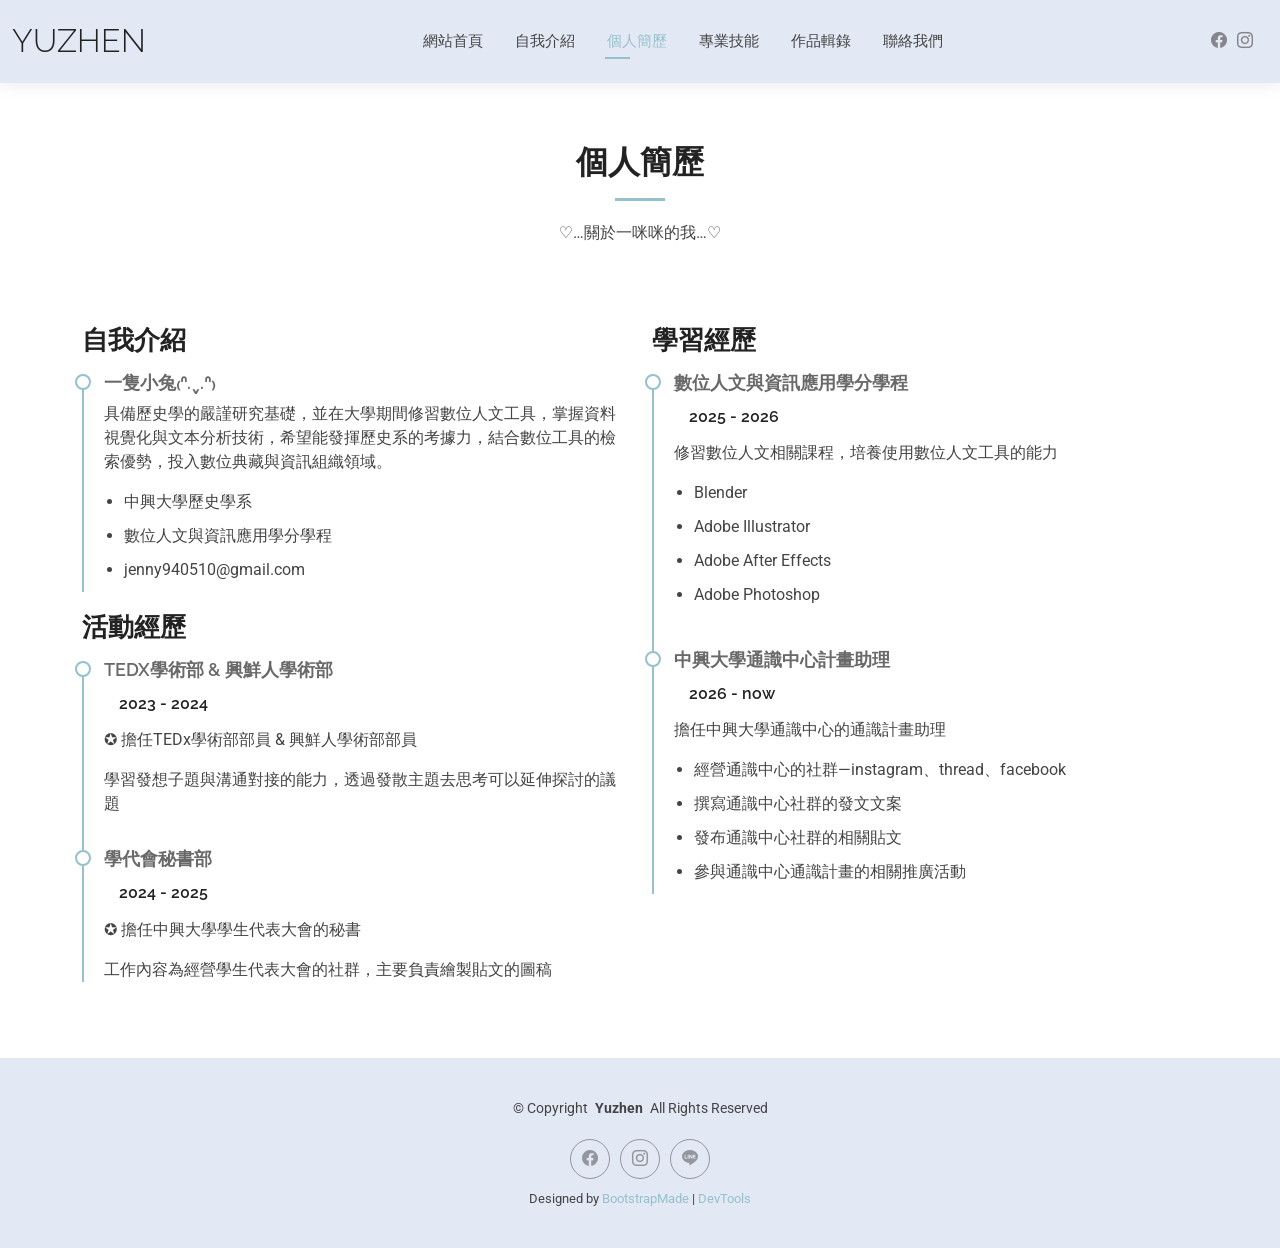
<file: resume.html>
<!DOCTYPE html>
<html lang="en">

<head>
  <meta charset="utf-8">
  <meta content="width=device-width, initial-scale=1.0" name="viewport">
  <title>Yuzhen的個人網頁</title>
  <meta name="description" content="中興大學|網頁設計">
  <meta name="keywords" content="">

  <!-- Favicons -->
  <link href="assets/img/favicon.png" rel="icon">
  <link href="assets/img/apple-touch-icon.png" rel="apple-touch-icon">

  <!-- Fonts -->
  <link href="https://fonts.googleapis.com" rel="preconnect">
  <link href="https://fonts.gstatic.com" rel="preconnect" crossorigin>
  <link href="https://fonts.googleapis.com/css2?family=Roboto:ital,wght@0,100;0,300;0,400;0,500;0,700;0,900;1,100;1,300;1,400;1,500;1,700;1,900&family=Poppins:ital,wght@0,100;0,200;0,300;0,400;0,500;0,600;0,700;0,800;0,900;1,100;1,200;1,300;1,400;1,500;1,600;1,700;1,800;1,900&family=Raleway:ital,wght@0,100;0,200;0,300;0,400;0,500;0,600;0,700;0,800;0,900;1,100;1,200;1,300;1,400;1,500;1,600;1,700;1,800;1,900&display=swap" rel="stylesheet">

  <!-- Vendor CSS Files -->
  <link href="assets/vendor/bootstrap/css/bootstrap.min.css" rel="stylesheet">
  <link href="assets/vendor/bootstrap-icons/bootstrap-icons.css" rel="stylesheet">
  <link href="assets/vendor/aos/aos.css" rel="stylesheet">
  <link href="assets/vendor/swiper/swiper-bundle.min.css" rel="stylesheet">
  <link href="assets/vendor/glightbox/css/glightbox.min.css" rel="stylesheet">

  <!-- Main CSS File -->
  <link href="assets/css/main.css" rel="stylesheet">

  <!-- =======================================================
  * Template Name: Kelly
  * Template URL: https://bootstrapmade.com/kelly-free-bootstrap-cv-resume-html-template/
  * Updated: Aug 07 2024 with Bootstrap v5.3.3
  * Author: BootstrapMade.com
  * License: https://bootstrapmade.com/license/
  ======================================================== -->
</head>

<body class="resume-page">

  <header id="header" class="header d-flex align-items-center light-background sticky-top">
    <div class="container-fluid position-relative d-flex align-items-center justify-content-between">

      <a href="index.html" class="logo d-flex align-items-center me-auto me-xl-0">
        <!-- Uncomment the line below if you also wish to use an image logo -->
        <!-- <img src="assets/img/logo.png" alt=""> -->
        <h1 class="sitename">Yuzhen</h1>
      </a>

      <nav id="navmenu" class="navmenu">
        <ul>
          <li><a href="index.html">網站首頁</a></li>
          <li><a href="about.html">自我介紹</a></li>
          <li><a href="resume.html" class="active">個人簡歷</a></li>
          <li><a href="services.html">專業技能</a></li>
          <li><a href="portfolio.html">作品輯錄</a></li>
          <!--<li class="dropdown"><a href="#"><span>作品集</span> <i class="bi bi-chevron-down toggle-dropdown"></i></a>
            <ul>
              <li><a href="#">歷年成績</a></li>
              <li class="dropdown"><a href="#"><span>活動經歷</span> <i class="bi bi-chevron-down toggle-dropdown"></i></a>
                <ul>
                  <li><a href="#">TEDx學術部</a></li>
                  <li><a href="#">興鮮人學術部</a></li>
                  <li><a href="#">Deep Dropdown 3</a></li>
                  <li><a href="#">Deep Dropdown 4</a></li>
                  <li><a href="#">Deep Dropdown 5</a></li>
                </ul>
              </li>
              <li><a href="#">社團經歷</a></li>
              <li><a href="#">數資學程</a></li>
              <li><a href="#">學習成果</a></li>
            </ul>
          </li>-->
          <li><a href="contact.html">聯絡我們</a></li>
        </ul>
        <i class="mobile-nav-toggle d-xl-none bi bi-list"></i>
      </nav>

      <div class="header-social-links">
        <a href="https://www.facebook.com/" class="facebook" target="_blank"><i class="bi bi-facebook"></i></a>
        <a href="#" class="instagram"><i class="bi bi-instagram"></i></a>
      </div>

    </div>
  </header>

  <main class="main">

    <!-- Resume Section -->
    <section id="resume" class="resume section">

      <!-- Section Title -->
      <div class="container section-title" data-aos="fade-up">
        <h2>個人簡歷</h2>
        <p>♡…關於一咪咪的我…♡</p>
      </div><!-- End Section Title -->

      <div class="container">

        <div class="row">

          <div class="col-lg-6" data-aos="fade-up" data-aos-delay="100">
            <h3 class="resume-title">自我介紹</h3>

            <div class="resume-item pb-0">
              <h4>一隻小兔₍ᐢ.ˬ.ᐢ₎</h4>
              <p>具備歷史學的嚴謹研究基礎，並在大學期間修習數位人文工具，掌握資料視覺化與文本分析技術，希望能發揮歷史系的考據力，結合數位工具的檢索優勢，投入數位典藏與資訊組織領域。</p>
              <ul>
                <li>中興大學歷史學系</li>
                <li>數位人文與資訊應用學分學程</li>
                <li>jenny940510@gmail.com</li>
              </ul>
            </div><!-- Edn Resume Item -->

            <h3 class="resume-title">活動經歷</h3>
            <div class="resume-item">
              <h4>TEDx學術部 &amp; 興鮮人學術部</h4>
              <h5>2023 - 2024</h5>
              <p>✪ 擔任TEDx學術部部員 & 興鮮人學術部部員</p>
              <p>學習發想子題與溝通對接的能力，透過發散主題去思考可以延伸探討的議題</p>
            </div><!-- Edn Resume Item -->

            <div class="resume-item">
              <h4>學代會秘書部</h4>
              <h5>2024 - 2025</h5>
              <p>✪ 擔任中興大學學生代表大會的秘書</p>
              <p>工作內容為經營學生代表大會的社群，主要負責繪製貼文的圖稿</p>
            </div><!-- Edn Resume Item -->

          </div>

          <div class="col-lg-6" data-aos="fade-up" data-aos-delay="200">
            <h3 class="resume-title">學習經歷</h3>
            <div class="resume-item">
              <h4>數位人文與資訊應用學分學程</h4>
              <h5>2025 - 2026</h5>
              <p>修習數位人文相關課程，培養使用數位人文工具的能力 </p>
              <ul>
                <li>Blender</li>
                <li>Adobe Illustrator</li>
                <li>Adobe After Effects</li>
                <li>Adobe Photoshop</li>
              </ul>
            </div><!-- Edn Resume Item -->

            <div class="resume-item">
              <h4>中興大學通識中心計畫助理</h4>
              <h5>2026 - now</h5>
              <p>擔任中興大學通識中心的通識計畫助理</p>
              <ul>
                <li>經營通識中心的社群—instagram、thread、facebook</li>
                <li>撰寫通識中心社群的發文文案</li>
                <li>發布通識中心社群的相關貼文</li>
                <li>參與通識中心通識計畫的相關推廣活動</li>
              </ul>
            </div><!-- Edn Resume Item -->

          </div>

        </div>

      </div>

    </section><!-- /Resume Section -->

  </main>

  <footer id="footer" class="footer light-background">

    <div class="container">
      <div class="copyright text-center ">
        <p>© <span>Copyright</span> <strong class="px-1 sitename">Yuzhen</strong> <span>All Rights Reserved<br></span></p>
      </div>
      <div class="social-links d-flex justify-content-center">
        <a href="https://www.facebook.com/" target="_blank"><i class="bi bi-facebook"></i></a>
        <a href=""><i class="bi bi-instagram"></i></a>
        <a href=""><i class="bi bi-line"></i></a>
      </div>
      <div class="credits">
        <!-- All the links in the footer should remain intact. -->
        <!-- You can delete the links only if you've purchased the pro version. -->
        <!-- Licensing information: https://bootstrapmade.com/license/ -->
        <!-- Purchase the pro version with working PHP/AJAX contact form: [buy-url] -->
        Designed by <a href="https://bootstrapmade.com/">BootstrapMade</a> | <a href="https://bootstrapmade.com/tools/">DevTools</a>
      </div>
    </div>

  </footer>

  <!-- Scroll Top -->
  <a href="#" id="scroll-top" class="scroll-top d-flex align-items-center justify-content-center"><i class="bi bi-arrow-up-short"></i></a>

  <!-- Preloader -->
  <div id="preloader"></div>

  <!-- Vendor JS Files -->
  <script src="assets/vendor/bootstrap/js/bootstrap.bundle.min.js"></script>
  <script src="assets/vendor/php-email-form/validate.js"></script>
  <script src="assets/vendor/aos/aos.js"></script>
  <script src="assets/vendor/waypoints/noframework.waypoints.js"></script>
  <script src="assets/vendor/purecounter/purecounter_vanilla.js"></script>
  <script src="assets/vendor/swiper/swiper-bundle.min.js"></script>
  <script src="assets/vendor/glightbox/js/glightbox.min.js"></script>
  <script src="assets/vendor/imagesloaded/imagesloaded.pkgd.min.js"></script>
  <script src="assets/vendor/isotope-layout/isotope.pkgd.min.js"></script>

  <!-- Main JS File -->
  <script src="assets/js/main.js"></script>

</body>

</html>
</file>
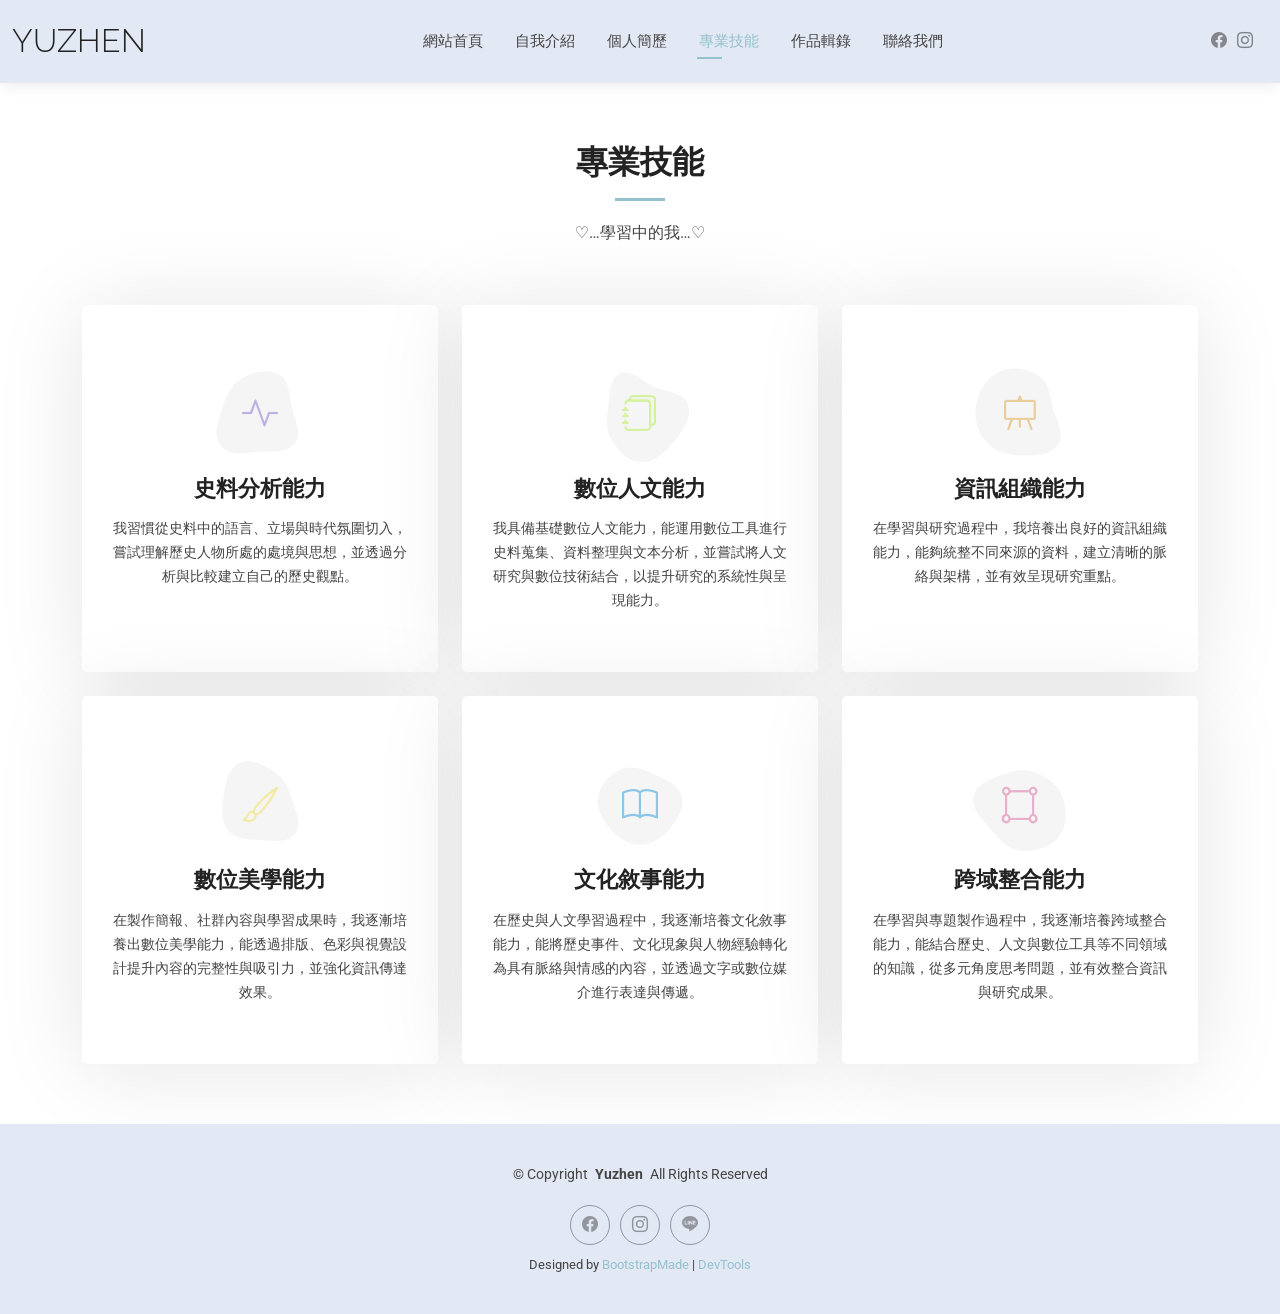
<file: services.html>
<!DOCTYPE html>
<html lang="en">

<head>
  <meta charset="utf-8">
  <meta content="width=device-width, initial-scale=1.0" name="viewport">
  <title>Yuzhen的個人網頁</title>
  <meta name="description" content="中興大學|網頁設計">
  <meta name="keywords" content="">

  <!-- Favicons -->
  <link href="assets/img/favicon.png" rel="icon">
  <link href="assets/img/apple-touch-icon.png" rel="apple-touch-icon">

  <!-- Fonts -->
  <link href="https://fonts.googleapis.com" rel="preconnect">
  <link href="https://fonts.gstatic.com" rel="preconnect" crossorigin>
  <link href="https://fonts.googleapis.com/css2?family=Roboto:ital,wght@0,100;0,300;0,400;0,500;0,700;0,900;1,100;1,300;1,400;1,500;1,700;1,900&family=Poppins:ital,wght@0,100;0,200;0,300;0,400;0,500;0,600;0,700;0,800;0,900;1,100;1,200;1,300;1,400;1,500;1,600;1,700;1,800;1,900&family=Raleway:ital,wght@0,100;0,200;0,300;0,400;0,500;0,600;0,700;0,800;0,900;1,100;1,200;1,300;1,400;1,500;1,600;1,700;1,800;1,900&display=swap" rel="stylesheet">

  <!-- Vendor CSS Files -->
  <link href="assets/vendor/bootstrap/css/bootstrap.min.css" rel="stylesheet">
  <link href="assets/vendor/bootstrap-icons/bootstrap-icons.css" rel="stylesheet">
  <link href="assets/vendor/aos/aos.css" rel="stylesheet">
  <link href="assets/vendor/swiper/swiper-bundle.min.css" rel="stylesheet">
  <link href="assets/vendor/glightbox/css/glightbox.min.css" rel="stylesheet">

  <!-- Main CSS File -->
  <link href="assets/css/main.css" rel="stylesheet">

  <!-- =======================================================
  * Template Name: Kelly
  * Template URL: https://bootstrapmade.com/kelly-free-bootstrap-cv-resume-html-template/
  * Updated: Aug 07 2024 with Bootstrap v5.3.3
  * Author: BootstrapMade.com
  * License: https://bootstrapmade.com/license/
  ======================================================== -->
</head>

<body class="services-page">

  <header id="header" class="header d-flex align-items-center light-background sticky-top">
    <div class="container-fluid position-relative d-flex align-items-center justify-content-between">

      <a href="index.html" class="logo d-flex align-items-center me-auto me-xl-0">
        <!-- Uncomment the line below if you also wish to use an image logo -->
        <!-- <img src="assets/img/logo.png" alt=""> -->
        <h1 class="sitename">Yuzhen</h1>
      </a>

      <nav id="navmenu" class="navmenu">
        <ul>
          <li><a href="index.html">網站首頁</a></li>
          <li><a href="about.html">自我介紹</a></li>
          <li><a href="resume.html">個人簡歷</a></li>
          <li><a href="services.html" class="active">專業技能</a></li>
          <li><a href="portfolio.html">作品輯錄</a></li>
          <!--<li class="dropdown"><a href="#"><span>作品集</span> <i class="bi bi-chevron-down toggle-dropdown"></i></a>
            <ul>
              <li><a href="#">歷年成績</a></li>
              <li class="dropdown"><a href="#"><span>活動經歷</span> <i class="bi bi-chevron-down toggle-dropdown"></i></a>
                <ul>
                  <li><a href="#">TEDx學術部</a></li>
                  <li><a href="#">興鮮人學術部</a></li>
                  <li><a href="#">Deep Dropdown 3</a></li>
                  <li><a href="#">Deep Dropdown 4</a></li>
                  <li><a href="#">Deep Dropdown 5</a></li>
                </ul>
              </li>
              <li><a href="#">社團經歷</a></li>
              <li><a href="#">數資學程</a></li>
              <li><a href="#">學習成果</a></li>
            </ul>
          </li>-->
          <li><a href="contact.html">聯絡我們</a></li>
        </ul>
        <i class="mobile-nav-toggle d-xl-none bi bi-list"></i>
      </nav>

      <div class="header-social-links">
        <a href="https://www.facebook.com/" class="facebook" target="_blank"><i class="bi bi-facebook"></i></a>
        <a href="#" class="instagram"><i class="bi bi-instagram"></i></a>
      </div>

    </div>
  </header>

  <main class="main">

    <!-- Services Section -->
    <section id="services" class="services section">

      <!-- Section Title -->
      <div class="container section-title" data-aos="fade-up">
        <h2>專業技能</h2>
        <p>♡…學習中的我…♡</p>
      </div><!-- End Section Title -->

      <div class="container">

        <div class="row gy-4">

          <div class="col-lg-4 col-md-6" data-aos="fade-up" data-aos-delay="100">
            <div class="service-item item-cyan position-relative">
              <div class="icon">
                <svg width="100" height="100" viewBox="0 0 600 600" xmlns="http://www.w3.org/2000/svg">
                  <path stroke="none" stroke-width="0" fill="#f5f5f5" d="M300,521.0016835830174C376.1290562159157,517.8887921683347,466.0731472004068,529.7835943286574,510.70327084640275,468.03025145048787C554.3714126377745,407.6079735673963,508.03601936045806,328.9844924480964,491.2728898941984,256.3432110539036C474.5976632858925,184.082847569629,479.9380746630129,96.60480741107993,416.23090153303,58.64404602377083C348.86323505073057,18.502131276798302,261.93793281208167,40.57373210992963,193.5410806939664,78.93577620505333C130.42746243093433,114.334589627462,98.30271207620316,179.96522072025542,76.75703585869454,249.04625023123273C51.97151888228291,328.5150500222984,13.704378332031375,421.85034740162234,66.52175969318436,486.19268352777647C119.04800174914682,550.1803526380478,217.28368757567262,524.383925680826,300,521.0016835830174"></path>
                </svg>
                <i class="bi bi-activity"></i>
              </div>
              <a href="#" class="stretched-link">
                <h3>史料分析能力</h3>
              </a>
              <p>我習慣從史料中的語言、立場與時代氛圍切入，嘗試理解歷史人物所處的處境與思想，並透過分析與比較建立自己的歷史觀點。</p>
            </div>
          </div><!-- End Service Item -->

          <div class="col-lg-4 col-md-6" data-aos="fade-up" data-aos-delay="200">
            <div class="service-item item-orange position-relative">
              <div class="icon">
                <svg width="100" height="100" viewBox="0 0 600 600" xmlns="http://www.w3.org/2000/svg">
                  <path stroke="none" stroke-width="0" fill="#f5f5f5" d="M300,582.0697525312426C382.5290701553225,586.8405444964366,449.9789794690241,525.3245884688669,502.5850820975895,461.55621195738473C556.606425686781,396.0723002908107,615.8543463187945,314.28637112970534,586.6730223649479,234.56875336149918C558.9533121215079,158.8439757836574,454.9685369536778,164.00468322053177,381.49747125262974,130.76875717737553C312.15926192815925,99.40240125094834,248.97055460311594,18.661163978235184,179.8680185752513,50.54337015887873C110.5421016452524,82.52863877960104,119.82277516462835,180.83849132639028,109.12597500060166,256.43424936330496C100.08760227029461,320.3096726198365,92.17705696193138,384.0621239912766,124.79988738764834,439.7174275375508C164.83382741302287,508.01625554203684,220.96474134820875,577.5009287672846,300,582.0697525312426"></path>
                </svg>
                <i class="bi bi-journals"></i>
              </div>
              <a href="#" class="stretched-link">
                <h3>數位人文能力</h3>
              </a>
              <p>我具備基礎數位人文能力，能運用數位工具進行史料蒐集、資料整理與文本分析，並嘗試將人文研究與數位技術結合，以提升研究的系統性與呈現能力。</p>
            </div>
          </div><!-- End Service Item -->

          <div class="col-lg-4 col-md-6" data-aos="fade-up" data-aos-delay="300">
            <div class="service-item item-teal position-relative">
              <div class="icon">
                <svg width="100" height="100" viewBox="0 0 600 600" xmlns="http://www.w3.org/2000/svg">
                  <path stroke="none" stroke-width="0" fill="#f5f5f5" d="M300,541.5067337569781C382.14930387511276,545.0595476570109,479.8736841581634,548.3450877840088,526.4010558755058,480.5488172755941C571.5218469581645,414.80211281144784,517.5187510058486,332.0715597781072,496.52539010469104,255.14436215662573C477.37192572678356,184.95920475031193,473.57363656557914,105.61284051026155,413.0603344069578,65.22779650032875C343.27470386102294,18.654635553484475,251.2091493199835,5.337323636656869,175.0934190732945,40.62881213300186C97.87086631185822,76.43348514350839,51.98124368387456,156.15599469081315,36.44837278890362,239.84606092416172C21.716077023791087,319.22268207091537,43.775223500013084,401.1760424656574,96.891909868211,461.97329694683043C147.22146801428983,519.5804099606455,223.5754009179313,538.201503339737,300,541.5067337569781"></path>
                </svg>
                <i class="bi bi-easel"></i>
              </div>
              <a href="#" class="stretched-link">
                <h3>資訊組織能力</h3>
              </a>
              <p>在學習與研究過程中，我培養出良好的資訊組織能力，能夠統整不同來源的資料，建立清晰的脈絡與架構，並有效呈現研究重點。</p>
            </div>
          </div><!-- End Service Item -->

          <div class="col-lg-4 col-md-6" data-aos="fade-up" data-aos-delay="400">
            <div class="service-item item-red position-relative">
              <div class="icon">
                <svg width="100" height="100" viewBox="0 0 600 600" xmlns="http://www.w3.org/2000/svg">
                  <path stroke="none" stroke-width="0" fill="#f5f5f5" d="M300,503.46388370962813C374.79870501325706,506.71871716319447,464.8034551963731,527.1746412648533,510.4981551193396,467.86667711651364C555.9287308511215,408.9015244558933,512.6030010748507,327.5744911775523,490.211057578863,256.5855673507754C471.097692560561,195.9906835881958,447.69079081568157,138.11976852964426,395.19560036434837,102.3242989838813C329.3053358748298,57.3949838291264,248.02791733380457,8.279543830951368,175.87071277845988,42.242879143198664C103.41431057327972,76.34704239035025,93.79494320519305,170.9812938413882,81.28167332365135,250.07896920659033C70.17666984294237,320.27484674793965,64.84698225790005,396.69656628748305,111.28512138212992,450.4950937839243C156.20124167950087,502.5303643271138,231.32542653798444,500.4755392045468,300,503.46388370962813"></path>
                </svg>
                <i class="bi bi-brush"></i>
              </div>
              <a href="#" class="stretched-link">
                <h3>數位美學能力</h3>
              </a>
              <p>在製作簡報、社群內容與學習成果時，我逐漸培養出數位美學能力，能透過排版、色彩與視覺設計提升內容的完整性與吸引力，並強化資訊傳達效果。</p>
              <a href="#" class="stretched-link"></a>
            </div>
          </div><!-- End Service Item -->

          <div class="col-lg-4 col-md-6" data-aos="fade-up" data-aos-delay="500">
            <div class="service-item item-indigo position-relative">
              <div class="icon">
                <svg width="100" height="100" viewBox="0 0 600 600" xmlns="http://www.w3.org/2000/svg">
                  <path stroke="none" stroke-width="0" fill="#f5f5f5" d="M300,532.3542879108572C369.38199826031484,532.3153073249985,429.10787420159085,491.63046689027357,474.5244479745417,439.17860296908856C522.8885846962883,383.3225815378663,569.1668002868075,314.3205725914397,550.7432151929288,242.7694973846089C532.6665558377875,172.5657663291529,456.2379748765914,142.6223662098291,390.3689995646985,112.34683881706744C326.66090330228417,83.06452184765237,258.84405631176094,53.51806209861945,193.32584062364296,78.48882559362697C121.61183558270385,105.82097193414197,62.805066853699245,167.19869350419734,48.57481801355237,242.6138429142374C34.843463184063346,315.3850353017275,76.69343916112496,383.4422959591041,125.22947124332185,439.3748458443577C170.7312796277747,491.8107796887764,230.57421082200815,532.3932930995766,300,532.3542879108572"></path>
                </svg>
                <i class="bi bi-book"></i>
              </div>
              <a href="#" class="stretched-link">
                <h3>文化敘事能力</h3>
              </a>
              <p>在歷史與人文學習過程中，我逐漸培養文化敘事能力，能將歷史事件、文化現象與人物經驗轉化為具有脈絡與情感的內容，並透過文字或數位媒介進行表達與傳遞。</p>
              <a href="#" class="stretched-link"></a>
            </div>
          </div><!-- End Service Item -->

          <div class="col-lg-4 col-md-6" data-aos="fade-up" data-aos-delay="600">
            <div class="service-item item-pink position-relative">
              <div class="icon">
                <svg width="100" height="100" viewBox="0 0 600 600" xmlns="http://www.w3.org/2000/svg">
                  <path stroke="none" stroke-width="0" fill="#f5f5f5" d="M300,566.797414625762C385.7384707136149,576.1784315230908,478.7894351017131,552.8928747891023,531.9192734346935,484.94944893311C584.6109503024035,417.5663521118492,582.489472248146,322.67544863468447,553.9536738515405,242.03673114598146C529.1557734026468,171.96086150256528,465.24506316201064,127.66468636344209,395.9583748389544,100.7403814666027C334.2173773831606,76.7482773500951,269.4350130405921,84.62216499799875,207.1952322260088,107.2889140133804C132.92018162631612,134.33871894543012,41.79353780512637,160.00259165414826,22.644507872594943,236.69541883565114C3.319112789854554,314.0945973066697,72.72355303640163,379.243833228382,124.04198916343866,440.3218312028393C172.9286146004772,498.5055451809895,224.45579914871206,558.5317968840102,300,566.797414625762"></path>
                </svg>
                <i class="bi bi-bounding-box-circles"></i>
              </div>
              <a href="#" class="stretched-link">
                <h3>跨域整合能力</h3>
              </a>
              <p>在學習與專題製作過程中，我逐漸培養跨域整合能力，能結合歷史、人文與數位工具等不同領域的知識，從多元角度思考問題，並有效整合資訊與研究成果。</p>
              <a href="#" class="stretched-link"></a>
            </div>
          </div><!-- End Service Item -->

        </div>

      </div>

    </section><!-- /Services Section -->

  </main>

  <footer id="footer" class="footer light-background">

    <div class="container">
      <div class="copyright text-center ">
        <p>© <span>Copyright</span> <strong class="px-1 sitename">Yuzhen</strong> <span>All Rights Reserved<br></span></p>
      </div>
      <div class="social-links d-flex justify-content-center">
        <a href="https://www.facebook.com/" target="_blank"><i class="bi bi-facebook"></i></a>
        <a href=""><i class="bi bi-instagram"></i></a>
        <a href=""><i class="bi bi-line"></i></a>
      </div>
      <div class="credits">
        <!-- All the links in the footer should remain intact. -->
        <!-- You can delete the links only if you've purchased the pro version. -->
        <!-- Licensing information: https://bootstrapmade.com/license/ -->
        <!-- Purchase the pro version with working PHP/AJAX contact form: [buy-url] -->
        Designed by <a href="https://bootstrapmade.com/">BootstrapMade</a> | <a href="https://bootstrapmade.com/tools/">DevTools</a>
      </div>
    </div>

  </footer>

  <!-- Scroll Top -->
  <a href="#" id="scroll-top" class="scroll-top d-flex align-items-center justify-content-center"><i class="bi bi-arrow-up-short"></i></a>

  <!-- Preloader -->
  <div id="preloader"></div>

  <!-- Vendor JS Files -->
  <script src="assets/vendor/bootstrap/js/bootstrap.bundle.min.js"></script>
  <script src="assets/vendor/php-email-form/validate.js"></script>
  <script src="assets/vendor/aos/aos.js"></script>
  <script src="assets/vendor/waypoints/noframework.waypoints.js"></script>
  <script src="assets/vendor/purecounter/purecounter_vanilla.js"></script>
  <script src="assets/vendor/swiper/swiper-bundle.min.js"></script>
  <script src="assets/vendor/glightbox/js/glightbox.min.js"></script>
  <script src="assets/vendor/imagesloaded/imagesloaded.pkgd.min.js"></script>
  <script src="assets/vendor/isotope-layout/isotope.pkgd.min.js"></script>

  <!-- Main JS File -->
  <script src="assets/js/main.js"></script>

</body>

</html>
</file>
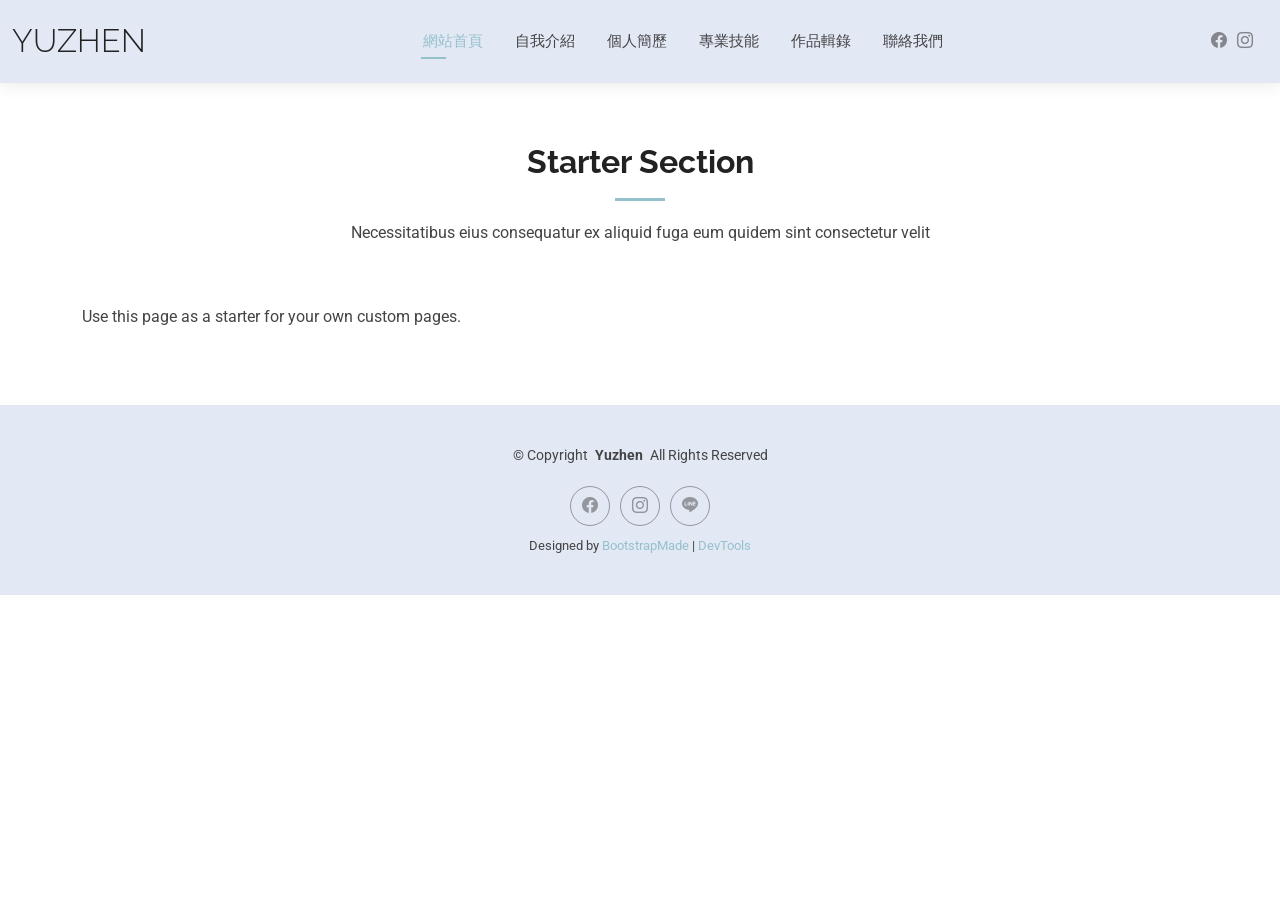
<file: starter-page.html>
<!DOCTYPE html>
<html lang="en">

<head>
  <meta charset="utf-8">
  <meta content="width=device-width, initial-scale=1.0" name="viewport">
  <title>Yuzhen的個人網頁</title>
  <meta name="description" content="中興大學|網頁設計">
  <meta name="keywords" content="">

  <!-- Favicons -->
  <link href="assets/img/favicon.png" rel="icon">
  <link href="assets/img/apple-touch-icon.png" rel="apple-touch-icon">

  <!-- Fonts -->
  <link href="https://fonts.googleapis.com" rel="preconnect">
  <link href="https://fonts.gstatic.com" rel="preconnect" crossorigin>
  <link href="https://fonts.googleapis.com/css2?family=Roboto:ital,wght@0,100;0,300;0,400;0,500;0,700;0,900;1,100;1,300;1,400;1,500;1,700;1,900&family=Poppins:ital,wght@0,100;0,200;0,300;0,400;0,500;0,600;0,700;0,800;0,900;1,100;1,200;1,300;1,400;1,500;1,600;1,700;1,800;1,900&family=Raleway:ital,wght@0,100;0,200;0,300;0,400;0,500;0,600;0,700;0,800;0,900;1,100;1,200;1,300;1,400;1,500;1,600;1,700;1,800;1,900&display=swap" rel="stylesheet">

  <!-- Vendor CSS Files -->
  <link href="assets/vendor/bootstrap/css/bootstrap.min.css" rel="stylesheet">
  <link href="assets/vendor/bootstrap-icons/bootstrap-icons.css" rel="stylesheet">
  <link href="assets/vendor/aos/aos.css" rel="stylesheet">
  <link href="assets/vendor/swiper/swiper-bundle.min.css" rel="stylesheet">
  <link href="assets/vendor/glightbox/css/glightbox.min.css" rel="stylesheet">

  <!-- Main CSS File -->
  <link href="assets/css/main.css" rel="stylesheet">

  <!-- =======================================================
  * Template Name: Kelly
  * Template URL: https://bootstrapmade.com/kelly-free-bootstrap-cv-resume-html-template/
  * Updated: Aug 07 2024 with Bootstrap v5.3.3
  * Author: BootstrapMade.com
  * License: https://bootstrapmade.com/license/
  ======================================================== -->
</head>

<body class="starter-page-page">

  <header id="header" class="header d-flex align-items-center light-background sticky-top">
    <div class="container-fluid position-relative d-flex align-items-center justify-content-between">

      <a href="index.html" class="logo d-flex align-items-center me-auto me-xl-0">
        <!-- Uncomment the line below if you also wish to use an image logo -->
        <!-- <img src="assets/img/logo.png" alt=""> -->
        <h1 class="sitename">Yuzhen</h1>
      </a>

      <nav id="navmenu" class="navmenu">
        <ul>
          <li><a href="index.html" class="active">網站首頁</a></li>
          <li><a href="about.html">自我介紹</a></li>
          <li><a href="resume.html">個人簡歷</a></li>
          <li><a href="services.html">專業技能</a></li>
          <li><a href="portfolio.html">作品輯錄</a></li>
          <!--<li class="dropdown"><a href="#"><span>作品集</span> <i class="bi bi-chevron-down toggle-dropdown"></i></a>
            <ul>
              <li><a href="#">歷年成績</a></li>
              <li class="dropdown"><a href="#"><span>活動經歷</span> <i class="bi bi-chevron-down toggle-dropdown"></i></a>
                <ul>
                  <li><a href="#">TEDx學術部</a></li>
                  <li><a href="#">興鮮人學術部</a></li>
                  <li><a href="#">Deep Dropdown 3</a></li>
                  <li><a href="#">Deep Dropdown 4</a></li>
                  <li><a href="#">Deep Dropdown 5</a></li>
                </ul>
              </li>
              <li><a href="#">社團經歷</a></li>
              <li><a href="#">數資學程</a></li>
              <li><a href="#">學習成果</a></li>
            </ul>
          </li>-->
          <li><a href="contact.html">聯絡我們</a></li>
        </ul>
        <i class="mobile-nav-toggle d-xl-none bi bi-list"></i>
      </nav>

      <div class="header-social-links">
        <a href="https://www.facebook.com/" class="facebook" target="_blank"><i class="bi bi-facebook"></i></a>
        <a href="#" class="instagram"><i class="bi bi-instagram"></i></a>
      </div>

    </div>
  </header>

  <main class="main">

    <!-- Starter Section Section -->
    <section id="starter-section" class="starter-section section">

      <!-- Section Title -->
      <div class="container section-title" data-aos="fade-up">
        <h2>Starter Section</h2>
        <p>Necessitatibus eius consequatur ex aliquid fuga eum quidem sint consectetur velit</p>
      </div><!-- End Section Title -->

      <div class="container" data-aos="fade-up">
        <p>Use this page as a starter for your own custom pages.</p>
      </div>

    </section><!-- /Starter Section Section -->

  </main>

  <footer id="footer" class="footer light-background">

    <div class="container">
      <div class="copyright text-center ">
        <p>© <span>Copyright</span> <strong class="px-1 sitename">Yuzhen</strong> <span>All Rights Reserved<br></span></p>
      </div>
      <div class="social-links d-flex justify-content-center">
        <a href="https://www.facebook.com/" target="_blank"><i class="bi bi-facebook"></i></a>
        <a href=""><i class="bi bi-instagram"></i></a>
        <a href=""><i class="bi bi-line"></i></a>
      </div>
      <div class="credits">
        <!-- All the links in the footer should remain intact. -->
        <!-- You can delete the links only if you've purchased the pro version. -->
        <!-- Licensing information: https://bootstrapmade.com/license/ -->
        <!-- Purchase the pro version with working PHP/AJAX contact form: [buy-url] -->
        Designed by <a href="https://bootstrapmade.com/">BootstrapMade</a> | <a href="https://bootstrapmade.com/tools/">DevTools</a>
      </div>
    </div>

  </footer>

  <!-- Scroll Top -->
  <a href="#" id="scroll-top" class="scroll-top d-flex align-items-center justify-content-center"><i class="bi bi-arrow-up-short"></i></a>

  <!-- Preloader -->
  <div id="preloader"></div>

  <!-- Vendor JS Files -->
  <script src="assets/vendor/bootstrap/js/bootstrap.bundle.min.js"></script>
  <script src="assets/vendor/php-email-form/validate.js"></script>
  <script src="assets/vendor/aos/aos.js"></script>
  <script src="assets/vendor/waypoints/noframework.waypoints.js"></script>
  <script src="assets/vendor/purecounter/purecounter_vanilla.js"></script>
  <script src="assets/vendor/swiper/swiper-bundle.min.js"></script>
  <script src="assets/vendor/glightbox/js/glightbox.min.js"></script>
  <script src="assets/vendor/imagesloaded/imagesloaded.pkgd.min.js"></script>
  <script src="assets/vendor/isotope-layout/isotope.pkgd.min.js"></script>

  <!-- Main JS File -->
  <script src="assets/js/main.js"></script>

</body>

</html>
</file>
<file: assets/css/main.css>
/**
* Template Name: Kelly
* Template URL: https://bootstrapmade.com/kelly-free-bootstrap-cv-resume-html-template/
* Updated: Aug 07 2024 with Bootstrap v5.3.3
* Author: BootstrapMade.com
* License: https://bootstrapmade.com/license/
*/

/*--------------------------------------------------------------
# Font & Color Variables
# Help: https://bootstrapmade.com/color-system/
--------------------------------------------------------------*/
/* Fonts */
:root {
  --default-font: "Roboto",  system-ui, -apple-system, "Segoe UI", Roboto, "Helvetica Neue", Arial, "Noto Sans", "Liberation Sans", sans-serif, "Apple Color Emoji", "Segoe UI Emoji", "Segoe UI Symbol", "Noto Color Emoji";
  --heading-font: "Raleway",  sans-serif;
  --nav-font: "Poppins",  sans-serif;
}

/* Global Colors - The following color variables are used throughout the website. Updating them here will change the color scheme of the entire website */
:root { 
  --background-color: #ffffff; /* Background color for the entire website, including individual sections */
  --default-color: #444444; /* Default color used for the majority of the text content across the entire website */
  --heading-color: #222222; /* Color for headings, subheadings and title throughout the website */
  --accent-color: #94c1cb; /* Accent color that represents your brand on the website. It's used for buttons, links, and other elements that need to stand out */
  --surface-color: #ffffff; /* The surface color is used as a background of boxed elements within sections, such as cards, icon boxes, or other elements that require a visual separation from the global background. */
  --contrast-color: #ffffff; /* Contrast color for text, ensuring readability against backgrounds of accent, heading, or default colors. */
}

/* Nav Menu Colors - The following color variables are used specifically for the navigation menu. They are separate from the global colors to allow for more customization options */
:root {
  --nav-color: #444444;  /* The default color of the main navmenu links */
  --nav-hover-color: #94c1cb; /* Applied to main navmenu links when they are hovered over or active */
  --nav-mobile-background-color: #ffffff; /* Used as the background color for mobile navigation menu */
  --nav-dropdown-background-color: #ffffff; /* Used as the background color for dropdown items that appear when hovering over primary navigation items */
  --nav-dropdown-color: #444444; /* Used for navigation links of the dropdown items in the navigation menu. */
  --nav-dropdown-hover-color: #94c1cb; /* Similar to --nav-hover-color, this color is applied to dropdown navigation links when they are hovered over. */
}

/* Color Presets - These classes override global colors when applied to any section or element, providing reuse of the sam color scheme. */

.light-background {
  --background-color: #e3e8f5;
  --surface-color: #ffffff;
}

.dark-background {
  --background-color: #060606;
  --default-color: #ffffff;
  --heading-color: #ffffff;
  --surface-color: #252525;
  --contrast-color: #ffffff;
}

/* Smooth scroll */
:root {
  scroll-behavior: smooth;
}

/*--------------------------------------------------------------
# General Styling & Shared Classes
--------------------------------------------------------------*/
body {
  color: var(--default-color);
  background-color: var(--background-color);
  font-family: var(--default-font);
}

a {
  color: var(--accent-color);
  text-decoration: none;
  transition: 0.3s;
}

a:hover {
  color: color-mix(in srgb, var(--accent-color), transparent 25%);
  text-decoration: none;
}

h1,
h2,
h3,
h4,
h5,
h6 {
  color: var(--heading-color);
  font-family: var(--heading-font);
}

/* PHP Email Form Messages
------------------------------*/
.php-email-form .error-message {
  display: none !important;
  visibility: hidden !important; /* 隱藏元素 */
  opacity: 0 !important;          /* 變成完全透明 */
  height: 0 !important;           /* 高度歸零 */
  padding: 0 !important;          /* 內邊距歸零（消滅紅色大區塊） */
  margin: 0 !important;           /* 外邊距歸零 */
  border: none !important;        /* 拔掉任何邊框 */
  font-size: 0 !important;        /* 字體縮小到不見 */
}

.php-email-form .error-message {display: none !important;
  visibility: hidden !important; /* 隱藏元素 */
  opacity: 0 !important;          /* 變成完全透明 */
  height: 0 !important;           /* 高度歸零 */
  padding: 0 !important;          /* 內邊距歸零（消滅紅色大區塊） */
  margin: 0 !important;           /* 外邊距歸零 */
  border: none !important;        /* 拔掉任何邊框 */
  font-size: 0 !important;        /* 字體縮小到不見 */
}

.php-email-form .loading {
  display: none;
  background: var(--surface-color);
  text-align: center;
  padding: 15px;
  margin-bottom: 24px;
}

.php-email-form .loading:before {
  content: "";
  display: inline-block;
  border-radius: 50%;
  width: 24px;
  height: 24px;
  margin: 0 10px -6px 0;
  border: 3px solid var(--accent-color);
  border-top-color: var(--surface-color);
  animation: php-email-form-loading 1s linear infinite;
}

@keyframes php-email-form-loading {
  0% {
    transform: rotate(0deg);
  }

  100% {
    transform: rotate(360deg);
  }
}

/*--------------------------------------------------------------
# Global Header
--------------------------------------------------------------*/
.header {
  color: var(--default-color);
  background-color: var(--background-color);
  padding: 15px 0;
  transition: all 0.5s;
  z-index: 997;
  box-shadow: 0px 0 18px rgba(0, 0, 0, 0.1);
}

.header .logo {
  line-height: 1;
}

.header .logo img {
  max-height: 36px;
  margin-right: 8px;
}

.header .logo h1 {
  font-size: 32px;
  margin: 0;
  font-weight: 300;
  text-transform: uppercase;
  color: var(--heading-color);
}

.header .header-social-links {
  padding-right: 15px;
}

.header .header-social-links a {
  color: color-mix(in srgb, var(--default-color), transparent 40%);
  padding-left: 6px;
  display: inline-block;
  transition: 0.3s;
  font-size: 16px;
}

.header .header-social-links a:hover {
  color: var(--accent-color);
}

.header .header-social-links a i {
  line-height: 0px;
}

@media (max-width: 1200px) {
  .header .logo {
    order: 1;
  }

  .header .header-social-links {
    order: 2;
  }

  .header .navmenu {
    order: 3;
  }
}

/*--------------------------------------------------------------
# Navigation Menu
--------------------------------------------------------------*/
/* Desktop Navigation */
@media (min-width: 1200px) {
  .navmenu {
    padding: 0;
  }

  .navmenu ul {
    margin: 0;
    padding: 0;
    display: flex;
    list-style: none;
    align-items: center;
  }

  .navmenu li {
    position: relative;
  }

  .navmenu>ul>li {
    white-space: nowrap;
    padding: 15px 14px;
  }

  .navmenu>ul>li:last-child {
    padding-right: 0;
  }

  .navmenu a,
  .navmenu a:focus {
    color: var(--nav-color);
    font-size: 15px;
    padding: 0 2px;
    font-family: var(--nav-font);
    font-weight: 400;
    display: flex;
    align-items: center;
    justify-content: space-between;
    white-space: nowrap;
    transition: 0.3s;
    position: relative;
  }

  .navmenu a i,
  .navmenu a:focus i {
    font-size: 12px;
    line-height: 0;
    margin-left: 5px;
    transition: 0.3s;
  }

  .navmenu>ul>li>a:before {
    content: "";
    position: absolute;
    height: 2px;
    bottom: -6px;
    left: 0;
    background-color: var(--nav-hover-color);
    visibility: hidden;
    width: 0px;
    transition: all 0.3s ease-in-out 0s;
  }

  .navmenu a:hover:before,
  .navmenu li:hover>a:before,
  .navmenu .active:before {
    visibility: visible;
    width: 25px;
  }

  .navmenu li:hover>a,
  .navmenu .active,
  .navmenu .active:focus {
    color: var(--nav-hover-color);
  }

  .navmenu .dropdown ul {
    margin: 0;
    padding: 10px 0;
    background: var(--nav-dropdown-background-color);
    display: block;
    position: absolute;
    visibility: hidden;
    left: 14px;
    top: 130%;
    opacity: 0;
    transition: 0.3s;
    border-radius: 4px;
    z-index: 99;
    box-shadow: 0px 0px 30px rgba(0, 0, 0, 0.1);
  }

  .navmenu .dropdown ul li {
    min-width: 200px;
  }

  .navmenu .dropdown ul a {
    padding: 10px 20px;
    font-size: 15px;
    text-transform: none;
    color: var(--nav-dropdown-color);
  }

  .navmenu .dropdown ul a i {
    font-size: 12px;
  }

  .navmenu .dropdown ul a:hover,
  .navmenu .dropdown ul .active:hover,
  .navmenu .dropdown ul li:hover>a {
    color: var(--nav-dropdown-hover-color);
  }

  .navmenu .dropdown:hover>ul {
    opacity: 1;
    top: 100%;
    visibility: visible;
  }

  .navmenu .dropdown .dropdown ul {
    top: 0;
    left: -90%;
    visibility: hidden;
  }

  .navmenu .dropdown .dropdown:hover>ul {
    opacity: 1;
    top: 0;
    left: -100%;
    visibility: visible;
  }
}

/* Mobile Navigation */
@media (max-width: 1199px) {
  .mobile-nav-toggle {
    color: var(--nav-color);
    font-size: 28px;
    line-height: 0;
    margin-right: 10px;
    cursor: pointer;
    transition: color 0.3s;
  }

  .navmenu {
    padding: 0;
    z-index: 9997;
  }

  .navmenu ul {
    display: none;
    list-style: none;
    position: absolute;
    inset: 60px 20px 20px 20px;
    padding: 10px 0;
    margin: 0;
    border-radius: 6px;
    background-color: var(--nav-mobile-background-color);
    border: 1px solid color-mix(in srgb, var(--default-color), transparent 90%);
    box-shadow: none;
    overflow-y: auto;
    transition: 0.3s;
    z-index: 9998;
  }

  .navmenu a,
  .navmenu a:focus {
    color: var(--nav-dropdown-color);
    padding: 10px 20px;
    font-family: var(--nav-font);
    font-size: 17px;
    font-weight: 500;
    display: flex;
    align-items: center;
    justify-content: space-between;
    white-space: nowrap;
    transition: 0.3s;
  }

  .navmenu a i,
  .navmenu a:focus i {
    font-size: 12px;
    line-height: 0;
    margin-left: 5px;
    width: 30px;
    height: 30px;
    display: flex;
    align-items: center;
    justify-content: center;
    border-radius: 50%;
    transition: 0.3s;
    background-color: color-mix(in srgb, var(--accent-color), transparent 90%);
  }

  .navmenu a i:hover,
  .navmenu a:focus i:hover {
    background-color: var(--accent-color);
    color: var(--contrast-color);
  }

  .navmenu a:hover,
  .navmenu .active,
  .navmenu .active:focus {
    color: var(--nav-dropdown-hover-color);
  }

  .navmenu .active i,
  .navmenu .active:focus i {
    background-color: var(--accent-color);
    color: var(--contrast-color);
    transform: rotate(180deg);
  }

  .navmenu .dropdown ul {
    position: static;
    display: none;
    z-index: 99;
    padding: 10px 0;
    margin: 10px 20px;
    background-color: var(--nav-dropdown-background-color);
    transition: all 0.5s ease-in-out;
  }

  .navmenu .dropdown ul ul {
    background-color: rgba(33, 37, 41, 0.1);
  }

  .navmenu .dropdown>.dropdown-active {
    display: block;
    background-color: rgba(33, 37, 41, 0.03);
  }

  .mobile-nav-active {
    overflow: hidden;
  }

  .mobile-nav-active .mobile-nav-toggle {
    color: #fff;
    position: absolute;
    font-size: 32px;
    top: 15px;
    right: 15px;
    margin-right: 0;
    z-index: 9999;
  }

  .mobile-nav-active .navmenu {
    position: fixed;
    overflow: hidden;
    inset: 0;
    background: rgba(33, 37, 41, 0.8);
    transition: 0.3s;
  }

  .mobile-nav-active .navmenu>ul {
    display: block;
  }
}

/*--------------------------------------------------------------
# Global Footer
--------------------------------------------------------------*/
.footer {
  color: var(--default-color);
  background-color: var(--background-color);
  font-size: 14px;
  padding: 40px 0;
  position: relative;
}

.footer .copyright p {
  margin-bottom: 0;
}

.footer .social-links {
  margin-top: 20px;
}

.footer .social-links a {
  display: flex;
  align-items: center;
  justify-content: center;
  width: 40px;
  height: 40px;
  border-radius: 50%;
  border: 1px solid color-mix(in srgb, var(--default-color), transparent 50%);
  font-size: 16px;
  color: color-mix(in srgb, var(--default-color), transparent 50%);
  margin: 0 5px;
  transition: 0.3s;
}

.footer .social-links a:hover {
  color: var(--accent-color);
  border-color: var(--accent-color);
}

.footer .credits {
  margin-top: 10px;
  font-size: 13px;
  text-align: center;
}

/*--------------------------------------------------------------
# Preloader
--------------------------------------------------------------*/
#preloader {
  position: fixed;
  inset: 0;
  z-index: 9999;
  overflow: hidden;
  background-color: var(--background-color);
  transition: all 0.6s ease-out;
  width: 100%;
  height: 100vh;
}

#preloader:before,
#preloader:after {
  content: "";
  position: absolute;
  border: 4px solid var(--accent-color);
  border-radius: 50%;
  animation: animate-preloader 2s cubic-bezier(0, 0.2, 0.8, 1) infinite;
}

#preloader:after {
  animation-delay: -0.5s;
}

@keyframes animate-preloader {
  0% {
    width: 10px;
    height: 10px;
    top: calc(50% - 5px);
    left: calc(50% - 5px);
    opacity: 1;
  }

  100% {
    width: 72px;
    height: 72px;
    top: calc(50% - 36px);
    left: calc(50% - 36px);
    opacity: 0;
  }
}

/*--------------------------------------------------------------
# Scroll Top Button
--------------------------------------------------------------*/
.scroll-top {
  position: fixed;
  visibility: hidden;
  opacity: 0;
  right: 15px;
  bottom: -15px;
  z-index: 99999;
  background-color: var(--accent-color);
  width: 44px;
  height: 44px;
  border-radius: 50px;
  transition: all 0.4s;
}

.scroll-top i {
  font-size: 24px;
  color: var(--contrast-color);
  line-height: 0;
}

.scroll-top:hover {
  background-color: color-mix(in srgb, var(--accent-color), transparent 20%);
  color: var(--contrast-color);
}

.scroll-top.active {
  visibility: visible;
  opacity: 1;
  bottom: 15px;
}

/*--------------------------------------------------------------
# Disable aos animation delay on mobile devices
--------------------------------------------------------------*/
@media screen and (max-width: 768px) {
  [data-aos-delay] {
    transition-delay: 0 !important;
  }
}

/*--------------------------------------------------------------
# Global Page Titles & Breadcrumbs
--------------------------------------------------------------*/
.page-title {
  color: var(--default-color);
  background-color: var(--background-color);
  padding: 25px 0;
  position: relative;
  border-bottom: 1px solid color-mix(in srgb, var(--default-color), transparent 85%);
}

.page-title h1 {
  font-size: 24px;
  font-weight: 400;
}

.page-title .breadcrumbs ol {
  display: flex;
  flex-wrap: wrap;
  list-style: none;
  padding: 0;
  margin: 0;
  font-size: 14px;
  font-weight: 400;
}

.page-title .breadcrumbs ol li+li {
  padding-left: 10px;
}

.page-title .breadcrumbs ol li+li::before {
  content: "/";
  display: inline-block;
  padding-right: 10px;
  color: color-mix(in srgb, var(--default-color), transparent 70%);
}

/*--------------------------------------------------------------
# Global Sections
--------------------------------------------------------------*/
section,
.section {
  color: var(--default-color);
  background-color: var(--background-color);
  padding: 60px 0;
  scroll-margin-top: 100px;
  overflow: clip;
}

@media (max-width: 1199px) {

  section,
  .section {
    scroll-margin-top: 66px;
  }
}

/*--------------------------------------------------------------
# Global Section Titles
--------------------------------------------------------------*/
.section-title {
  text-align: center;
  padding-bottom: 60px;
  position: relative;
}

.section-title h2 {
  font-size: 32px;
  font-weight: 700;
  margin-bottom: 20px;
  padding-bottom: 20px;
  position: relative;
}

.section-title h2:after {
  content: "";
  position: absolute;
  display: block;
  width: 50px;
  height: 3px;
  background: var(--accent-color);
  left: 0;
  right: 0;
  bottom: 0;
  margin: auto;
}

.section-title p {
  margin-bottom: 0;
}

/*--------------------------------------------------------------
# Hero Section
--------------------------------------------------------------*/
.hero {
  width: 100%;
  min-height: calc(100vh - 82px);
  position: relative;
  padding: 80px 0;
  display: flex;
  align-items: center;
  justify-content: center;
}

@media (max-width: 1200px) {
  .hero {
    min-height: calc(100vh - 68px);
  }
}

.hero img {
  position: absolute;
  inset: 0;
  display: block;
  width: 100%;
  height: 100%;
  object-fit: cover;
  z-index: 1;
}

.hero .container {
  position: relative;
  z-index: 3;
}

.hero h2 {
  margin: 0;
  font-size: 48px;
  font-weight: 700;
}

.hero p {
  margin: 10px 0 0 0;
  font-size: 24px;
  color: #4f6575;
}

.hero .btn-get-started {
  color: var(--contrast-color);
  background: var(--accent-color);
  font-family: var(--heading-font);
  text-transform: uppercase;
  font-weight: 600;
  font-size: 12px;
  letter-spacing: 1px;
  display: inline-block;
  padding: 12px 40px;
  border-radius: 50px;
  transition: 0.5s;
  margin-top: 30px;
}

.hero .btn-get-started:hover {
  background: color-mix(in srgb, var(--accent-color) 90%, white 20%);
}

@media (max-width: 768px) {
  .hero h2 {
    font-size: 32px;
  }

  .hero p {
    font-size: 18px;
  }
}

/*--------------------------------------------------------------
# About Section
--------------------------------------------------------------*/
.about .content h2 {
  font-weight: 700;
  font-size: 24px;
}

.about .content ul {
  list-style: none;
  padding: 0;
}

.about .content ul li {
  margin-bottom: 20px;
  display: flex;
  align-items: center;
}

.about .content ul strong {
  margin-right: 10px;
}

.about .content ul i {
  font-size: 16px;
  margin-right: 5px;
  color: var(--accent-color);
  line-height: 0;
}

/*--------------------------------------------------------------
# Skills Section
--------------------------------------------------------------*/
.skills .progress {
  height: 60px;
  display: block;
  background: none;
  border-radius: 0;
}

.skills .progress .skill {
  color: var(--heading-color);
  padding: 0;
  margin: 0 0 6px 0;
  text-transform: uppercase;
  display: block;
  font-weight: 600;
  font-family: var(--heading-font);
}

.skills .progress .skill .val {
  float: right;
  font-style: normal;
}

.skills .progress-bar-wrap {
  background: color-mix(in srgb, var(--default-color), transparent 90%);
  height: 10px;
}

.skills .progress-bar {
  width: 1px;
  height: 10px;
  transition: 0.9s;
  background-color: var(--accent-color);
}

/*--------------------------------------------------------------
# Stats Section
--------------------------------------------------------------*/
.stats .stats-item {
  padding: 30px;
  width: 100%;
}

.stats .stats-item span {
  color: var(--heading-color);
  font-size: 48px;
  display: block;
  font-weight: 700;
  margin-bottom: 20px;
  padding-bottom: 20px;
  position: relative;
}

.stats .stats-item span:after {
  content: "";
  position: absolute;
  display: block;
  width: 25px;
  height: 3px;
  background: var(--accent-color);
  left: 0;
  right: 0;
  bottom: 0;
  margin: auto;
}

.stats .stats-item p {
  color: color-mix(in srgb, var(--default-color), transparent 40%);
  padding: 0;
  margin: 0;
  font-family: var(--heading-font);
  font-weight: 500;
}

/*--------------------------------------------------------------
# Testimonials Section
--------------------------------------------------------------*/
.testimonials .section-header {
  margin-bottom: 40px;
}

.testimonials .testimonials-carousel,
.testimonials .testimonials-slider {
  overflow: hidden;
}

.testimonials .testimonial-item {
  text-align: center;
}

.testimonials .testimonial-item .testimonial-img {
  width: 120px;
  border-radius: 50%;
  border: 4px solid var(--background-color);
  margin: 0 auto;
}

.testimonials .testimonial-item h3 {
  font-size: 20px;
  font-weight: bold;
  margin: 10px 0 5px 0;
}

.testimonials .testimonial-item h4 {
  font-size: 14px;
  color: color-mix(in srgb, var(--default-color), transparent 40%);
  margin: 0 0 15px 0;
}

.testimonials .testimonial-item .stars {
  margin-bottom: 15px;
}

.testimonials .testimonial-item .stars i {
  color: #85d3b9;
  margin: 0 1px;
}

.testimonials .testimonial-item .quote-icon-left,
.testimonials .testimonial-item .quote-icon-right {
  color: color-mix(in srgb, var(--accent-color), transparent 50%);
  font-size: 26px;
  line-height: 0;
}

.testimonials .testimonial-item .quote-icon-left {
  display: inline-block;
  left: -5px;
  position: relative;
}

.testimonials .testimonial-item .quote-icon-right {
  display: inline-block;
  right: -5px;
  position: relative;
  top: 10px;
  transform: scale(-1, -1);
}

.testimonials .testimonial-item p {
  font-style: italic;
  margin: 0 auto 15px auto;
}

.testimonials .swiper-wrapper {
  height: auto;
}

.testimonials .swiper-pagination {
  margin-top: 20px;
  position: relative;
}

.testimonials .swiper-pagination .swiper-pagination-bullet {
  width: 12px;
  height: 12px;
  opacity: 1;
  background-color: color-mix(in srgb, var(--default-color), transparent 85%);
}

.testimonials .swiper-pagination .swiper-pagination-bullet-active {
  background-color: var(--accent-color);
}

@media (min-width: 992px) {
  .testimonials .testimonial-item p {
    width: 80%;
  }
}

/*--------------------------------------------------------------
# Resume Section
--------------------------------------------------------------*/
.resume .resume-title {
  color: var(--heading-color);
  font-size: 26px;
  font-weight: 700;
  margin-top: 20px;
  margin-bottom: 20px;
}

.resume .resume-item {
  padding: 0 0 20px 20px;
  margin-top: -2px;
  border-left: 2px solid var(--accent-color);
  position: relative;
}

.resume .resume-item h4 {
  line-height: 18px;
  font-size: 18px;
  font-weight: 600;
  text-transform: uppercase;
  color: color-mix(in srgb, var(--default-color), transparent 20%);
  margin-bottom: 10px;
}

.resume .resume-item h5 {
  font-size: 16px;
  padding: 5px 15px;
  display: inline-block;
  font-weight: 600;
  margin-bottom: 10px;
}

.resume .resume-item ul {
  padding-left: 20px;
}

.resume .resume-item ul li {
  padding-bottom: 10px;
}

.resume .resume-item:last-child {
  padding-bottom: 0;
}

.resume .resume-item::before {
  content: "";
  position: absolute;
  width: 16px;
  height: 16px;
  border-radius: 50px;
  left: -9px;
  top: 0;
  background: var(--background-color);
  border: 2px solid var(--accent-color);
}

/*--------------------------------------------------------------
# Services Section
--------------------------------------------------------------*/
.services .service-item {
  background-color: var(--surface-color);
  box-shadow: 0px 5px 90px 0px rgba(0, 0, 0, 0.1);
  height: 100%;
  padding: 60px 30px;
  text-align: center;
  transition: 0.3s;
  border-radius: 5px;
}

.services .service-item .icon {
  margin: 0 auto;
  width: 100px;
  height: 100px;
  display: flex;
  align-items: center;
  justify-content: center;
  transition: ease-in-out 0.3s;
  position: relative;
}

.services .service-item .icon i {
  font-size: 36px;
  transition: 0.5s;
  position: relative;
}

.services .service-item .icon svg {
  position: absolute;
  top: 0;
  left: 0;
}

.services .service-item .icon svg path {
  transition: 0.5s;
  fill: color-mix(in srgb, var(--default-color), transparent 95%);
}

.services .service-item h3 {
  font-weight: 700;
  margin: 10px 0 15px 0;
  font-size: 22px;
}

.services .service-item p {
  line-height: 24px;
  font-size: 14px;
  margin-bottom: 0;
}

.services .service-item:hover {
  box-shadow: 0px 5px 35px 0px rgba(0, 0, 0, 0.1);
}

.services .service-item.item-cyan i {
  color: #bfb1e4;
}

.services .service-item.item-cyan:hover .icon i {
  color: #fff;
}

.services .service-item.item-cyan:hover .icon path {
  fill: #bfb1e4;
}

.services .service-item.item-orange i {
  color: #d4f19f;
}

.services .service-item.item-orange:hover .icon i {
  color: #fff;
}

.services .service-item.item-orange:hover .icon path {
  fill: #d4f19f;
}

.services .service-item.item-teal i {
  color: #e9cd9b;
}

.services .service-item.item-teal:hover .icon i {
  color: #fff;
}

.services .service-item.item-teal:hover .icon path {
  fill: #e9cd9b;
}

.services .service-item.item-red i {
  color: #f3eba5;
}

.services .service-item.item-red:hover .icon i {
  color: #fff;
}

.services .service-item.item-red:hover .icon path {
  fill: #f3eba5;
}

.services .service-item.item-indigo i {
  color: #8bc6e9;
}

.services .service-item.item-indigo:hover .icon i {
  color: #fff;
}

.services .service-item.item-indigo:hover .icon path {
  fill: #8bc6e9;
}

.services .service-item.item-pink i {
  color: #e7b0cb;
}

.services .service-item.item-pink:hover .icon i {
  color: #fff;
}

.services .service-item.item-pink:hover .icon path {
  fill: #e7b0cb;
}

/*--------------------------------------------------------------
# Portfolio Section
--------------------------------------------------------------*/
.portfolio .portfolio-filters {
  padding: 0;
  margin: 0 auto 20px auto;
  list-style: none;
  text-align: center;
}

.portfolio .portfolio-filters li {
  cursor: pointer;
  display: inline-block;
  padding: 8px 20px 10px 20px;
  margin: 0;
  font-size: 15px;
  font-weight: 500;
  line-height: 1;
  margin-bottom: 5px;
  border-radius: 50px;
  transition: all 0.3s ease-in-out;
  font-family: var(--heading-font);
}

.portfolio .portfolio-filters li:hover,
.portfolio .portfolio-filters li.filter-active {
  color: var(--contrast-color);
  background-color: var(--accent-color);
}

.portfolio .portfolio-filters li:first-child {
  margin-left: 0;
}

.portfolio .portfolio-filters li:last-child {
  margin-right: 0;
}

@media (max-width: 575px) {
  .portfolio .portfolio-filters li {
    font-size: 14px;
    margin: 0 0 10px 0;
  }
}

.portfolio .portfolio-item {
  position: relative;
  overflow: hidden;
}

.portfolio .portfolio-item .portfolio-info {
  opacity: 0;
  position: absolute;
  left: 12px;
  right: 12px;
  bottom: -100%;
  z-index: 3;
  transition: all ease-in-out 0.5s;
  background: color-mix(in srgb, var(--surface-color), transparent 10%);
  padding: 15px;
}

.portfolio .portfolio-item .portfolio-info h4 {
  font-size: 18px;
  font-weight: 600;
  padding-right: 50px;
}

.portfolio .portfolio-item .portfolio-info p {
  color: color-mix(in srgb, var(--default-color), transparent 30%);
  font-size: 14px;
  margin-bottom: 0;
  padding-right: 50px;
}

.portfolio .portfolio-item .portfolio-info .preview-link,
.portfolio .portfolio-item .portfolio-info .details-link {
  position: absolute;
  right: 50px;
  font-size: 24px;
  top: calc(50% - 14px);
  color: color-mix(in srgb, var(--default-color), transparent 30%);
  transition: 0.3s;
  line-height: 0;
}

.portfolio .portfolio-item .portfolio-info .preview-link:hover,
.portfolio .portfolio-item .portfolio-info .details-link:hover {
  color: var(--accent-color);
}

.portfolio .portfolio-item .portfolio-info .details-link {
  right: 14px;
  font-size: 28px;
}

.portfolio .portfolio-item:hover .portfolio-info {
  opacity: 1;
  bottom: 0;
}

/*--------------------------------------------------------------
# Portfolio Details Section
--------------------------------------------------------------*/
.portfolio-details .portfolio-details-slider img {
  width: 100%;
}

.portfolio-details .portfolio-details-slider .swiper-pagination {
  margin-top: 20px;
  position: relative;
}

.portfolio-details .portfolio-details-slider .swiper-pagination .swiper-pagination-bullet {
  width: 12px;
  height: 12px;
  background-color: color-mix(in srgb, var(--default-color), transparent 85%);
  opacity: 1;
}

.portfolio-details .portfolio-details-slider .swiper-pagination .swiper-pagination-bullet-active {
  background-color: var(--accent-color);
}

.portfolio-details .portfolio-info {
  background-color: var(--surface-color);
  padding: 30px;
  box-shadow: 0px 0 30px rgba(0, 0, 0, 0.1);
}

.portfolio-details .portfolio-info h3 {
  font-size: 22px;
  font-weight: 700;
  margin-bottom: 20px;
  padding-bottom: 20px;
  border-bottom: 1px solid color-mix(in srgb, var(--default-color), transparent 85%);
}

.portfolio-details .portfolio-info ul {
  list-style: none;
  padding: 0;
  font-size: 15px;
}

.portfolio-details .portfolio-info ul li+li {
  margin-top: 10px;
}

.portfolio-details .portfolio-description {
  padding-top: 30px;
}

.portfolio-details .portfolio-description h2 {
  font-size: 26px;
  font-weight: 700;
  margin-bottom: 20px;
}

.portfolio-details .portfolio-description p {
  padding: 0;
  color: color-mix(in srgb, var(--default-color), transparent 30%);
}

/*--------------------------------------------------------------
# Contact Section
--------------------------------------------------------------*/
.contact .info-wrap {
  background-color: var(--surface-color);
  box-shadow: 0px 0px 20px rgba(0, 0, 0, 0.1);
  padding: 30px;
}

@media (max-width: 575px) {
  .contact .info-wrap {
    padding: 20px;
  }
}

.contact .info-item {
  margin-bottom: 40px;
}

.contact .info-item i {
  font-size: 20px;
  color: var(--accent-color);
  background: color-mix(in srgb, var(--accent-color), transparent 92%);
  width: 44px;
  height: 44px;
  display: flex;
  justify-content: center;
  align-items: center;
  border-radius: 50px;
  transition: all 0.3s ease-in-out;
  margin-right: 15px;
}

.contact .info-item h3 {
  padding: 0;
  font-size: 18px;
  font-weight: 700;
  margin-bottom: 5px;
}

.contact .info-item p {
  padding: 0;
  margin-bottom: 0;
  font-size: 14px;
}

.contact .info-item:hover i {
  background: var(--accent-color);
  color: var(--contrast-color);
}

.contact .php-email-form {
  background-color: var(--surface-color);
  height: 100%;
  padding: 30px;
  box-shadow: 0px 0px 20px rgba(0, 0, 0, 0.1);
}

@media (max-width: 575px) {
  .contact .php-email-form {
    padding: 20px;
  }
}

.contact .php-email-form input[type=text],
.contact .php-email-form input[type=email],
.contact .php-email-form textarea {
  font-size: 14px;
  padding: 10px 15px;
  box-shadow: none;
  border-radius: 0;
  color: var(--default-color);
  background-color: var(--surface-color);
  border-color: color-mix(in srgb, var(--default-color), transparent 80%);
}

.contact .php-email-form input[type=text]:focus,
.contact .php-email-form input[type=email]:focus,
.contact .php-email-form textarea:focus {
  border-color: var(--accent-color);
}

.contact .php-email-form input[type=text]::placeholder,
.contact .php-email-form input[type=email]::placeholder,
.contact .php-email-form textarea::placeholder {
  color: color-mix(in srgb, var(--default-color), transparent 70%);
}

.contact .php-email-form button[type=submit] {
  color: var(--contrast-color);
  background: var(--accent-color);
  border: 0;
  padding: 10px 30px;
  transition: 0.4s;
  border-radius: 50px;
}

.contact .php-email-form button[type=submit]:hover {
  background: color-mix(in srgb, var(--accent-color), transparent 25%);
}

/*--------------------------------------------------------------
# Starter Section Section
--------------------------------------------------------------*/
/*.starter-section {
}
  /* Add your styles here */
</file>
